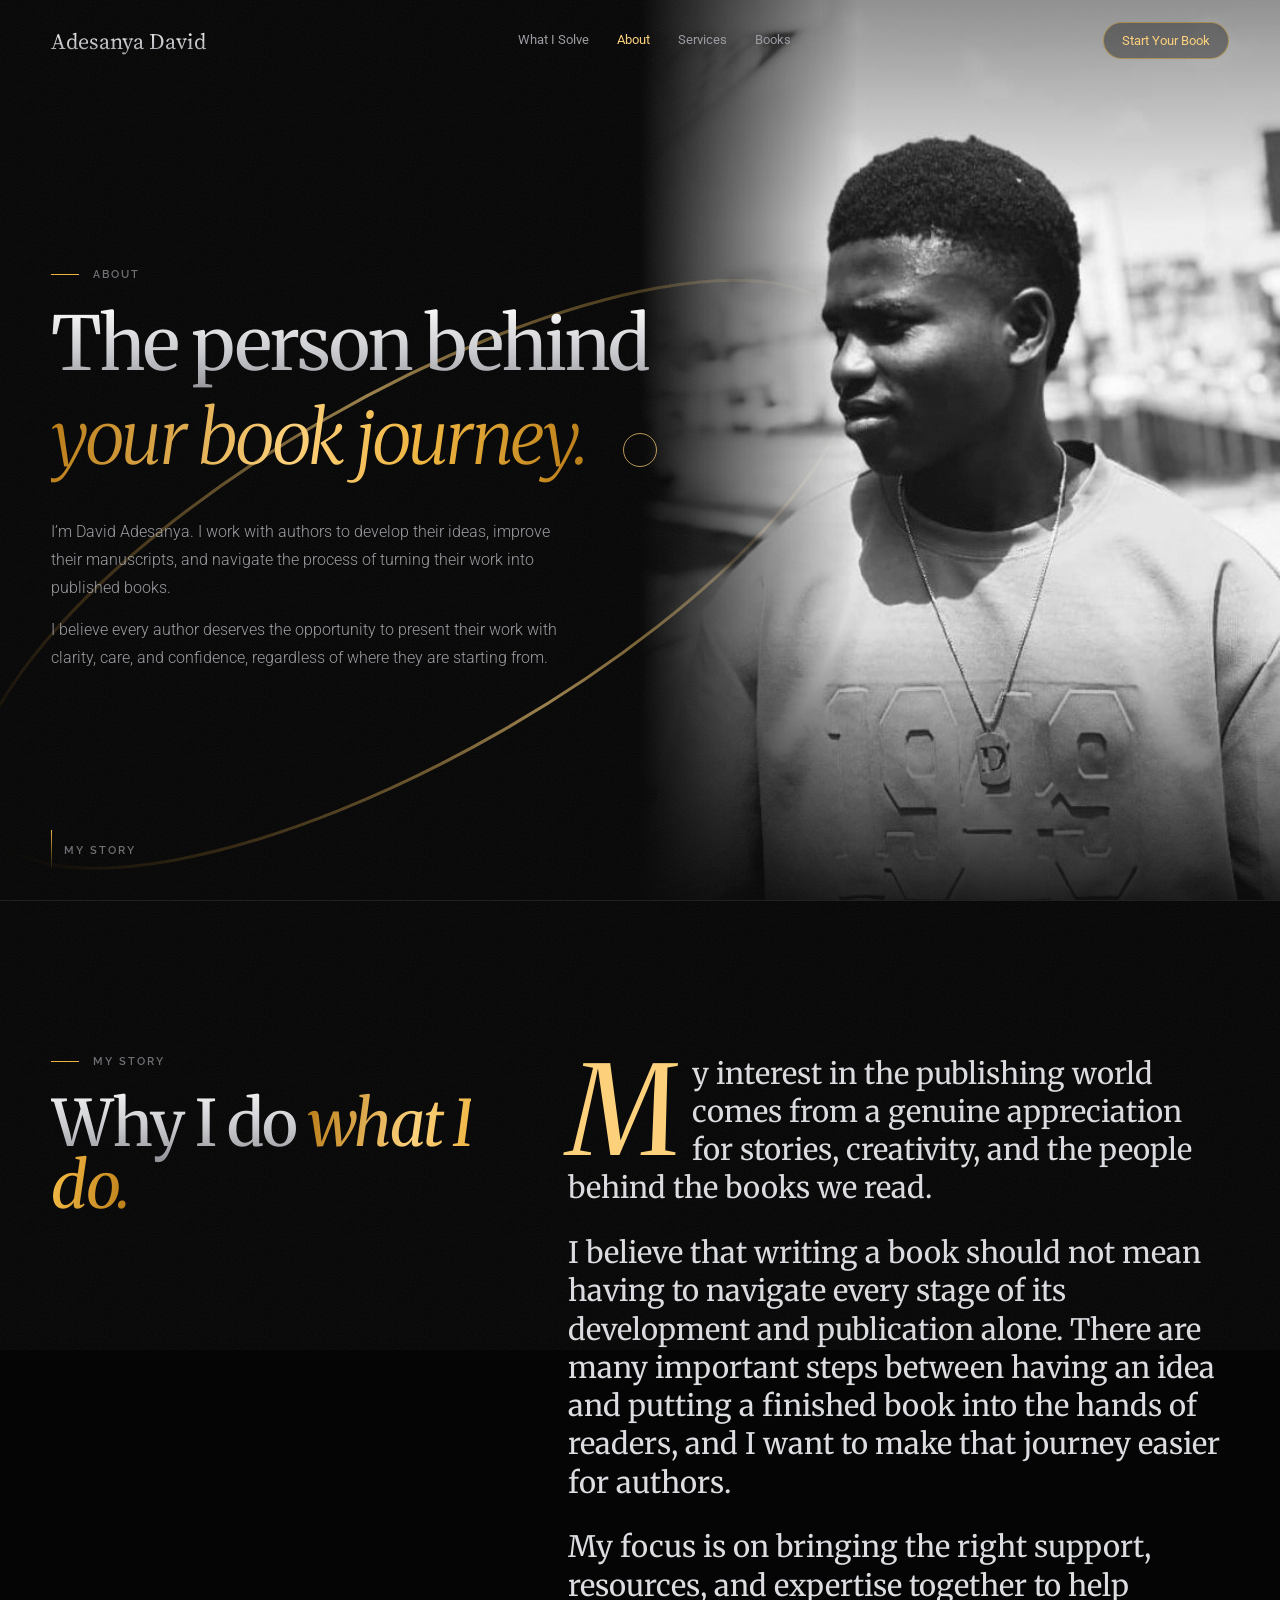
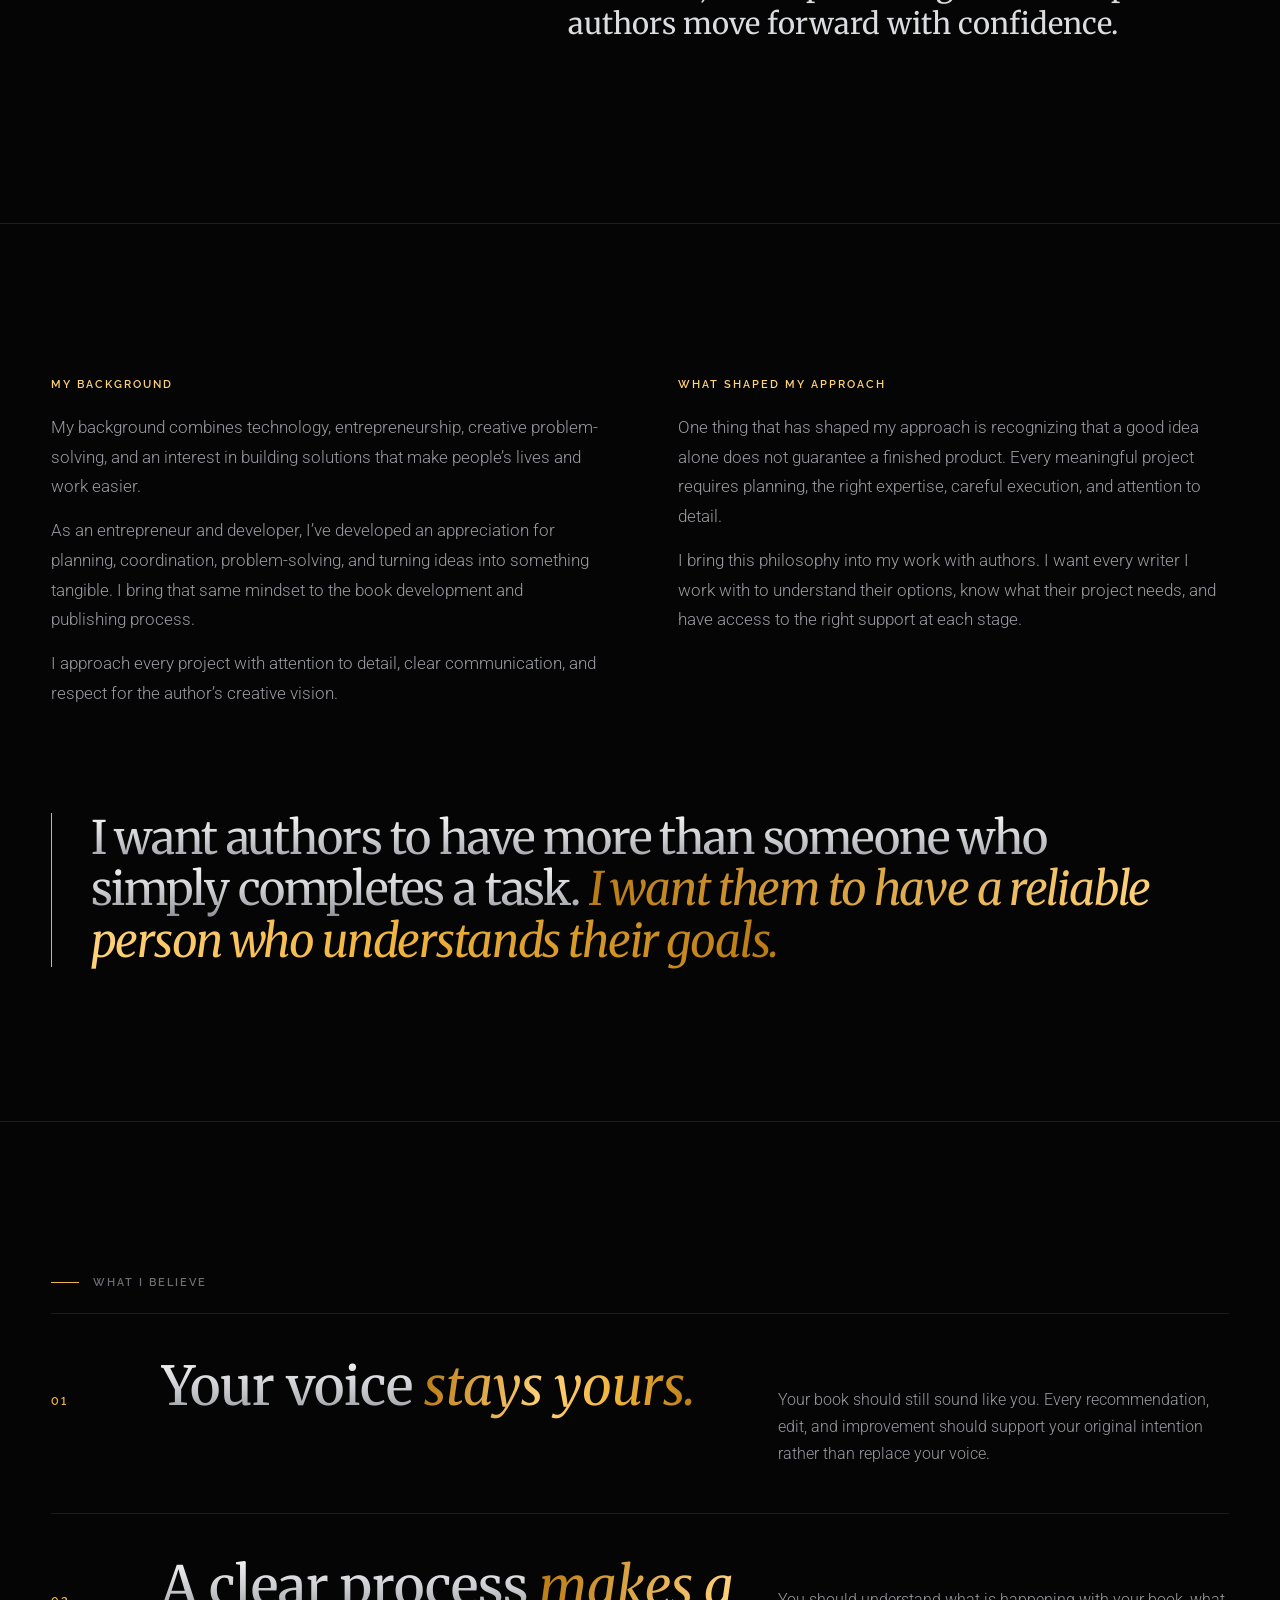
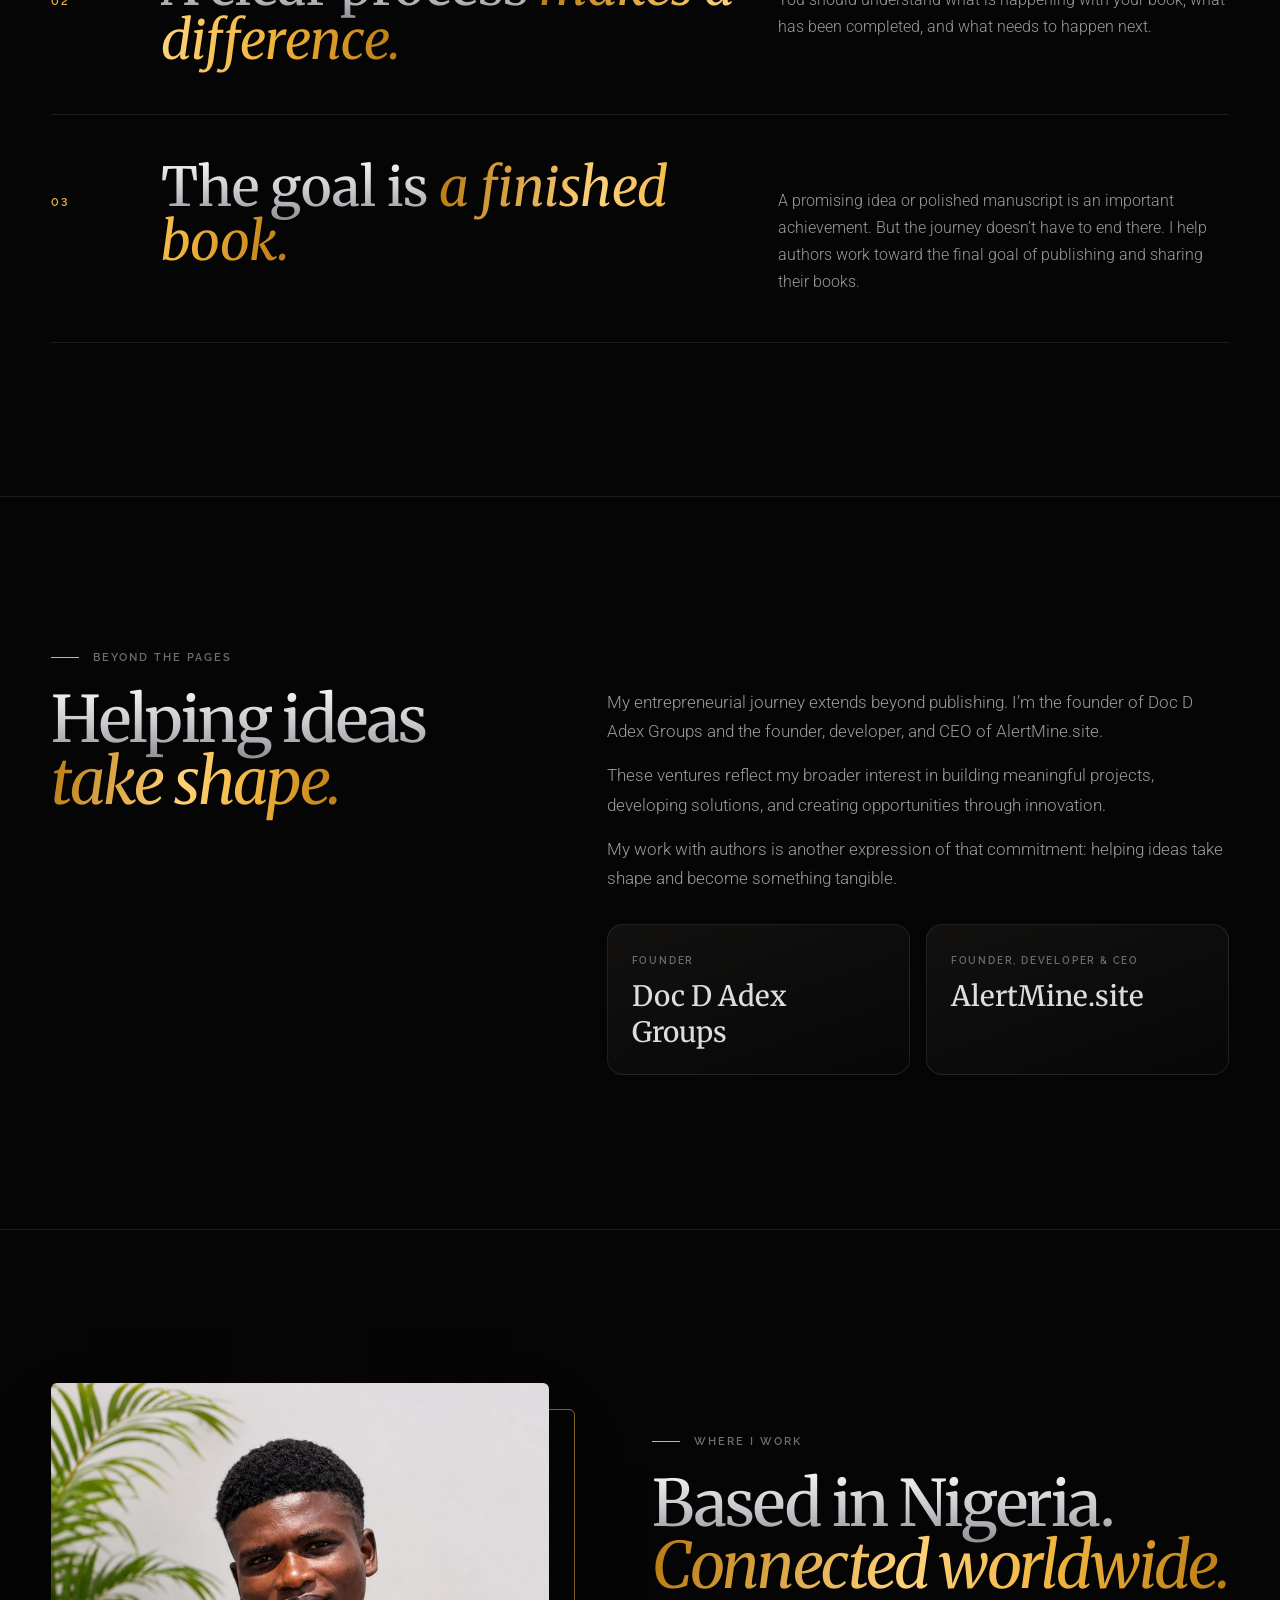
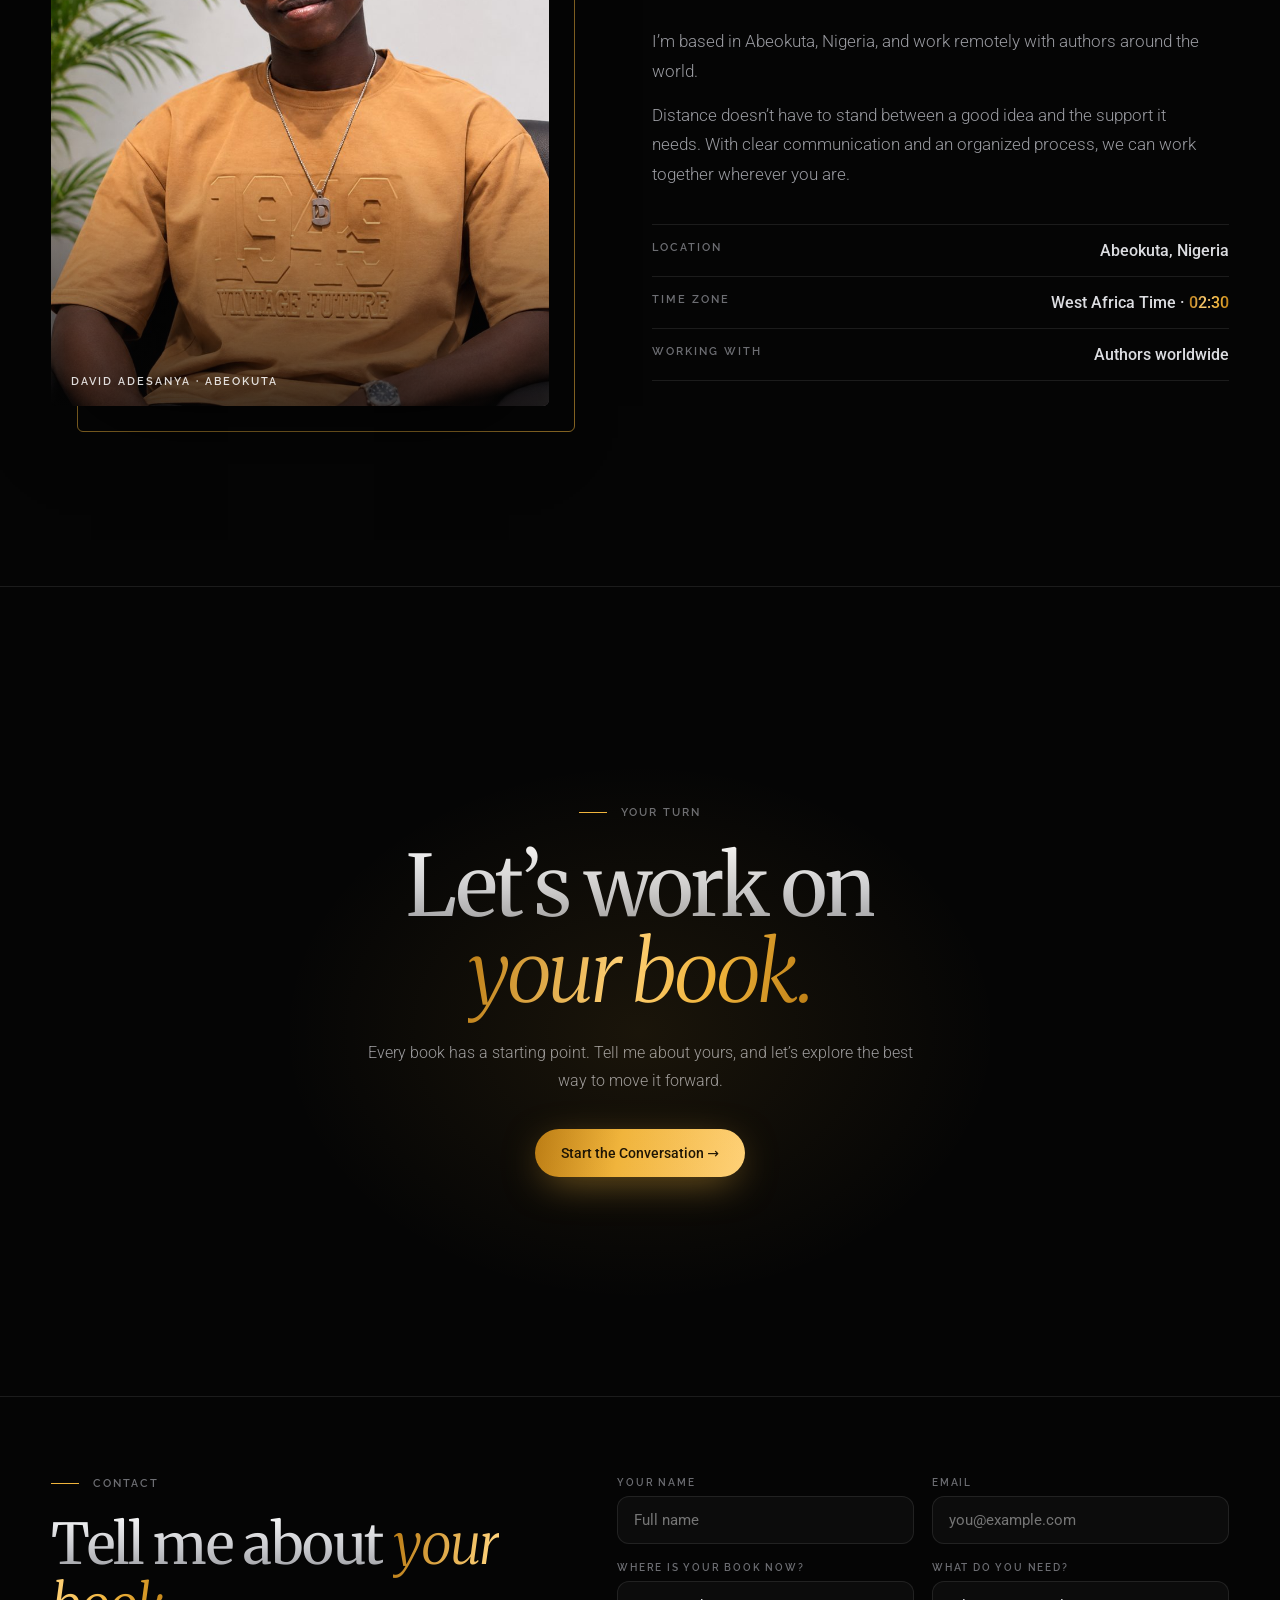
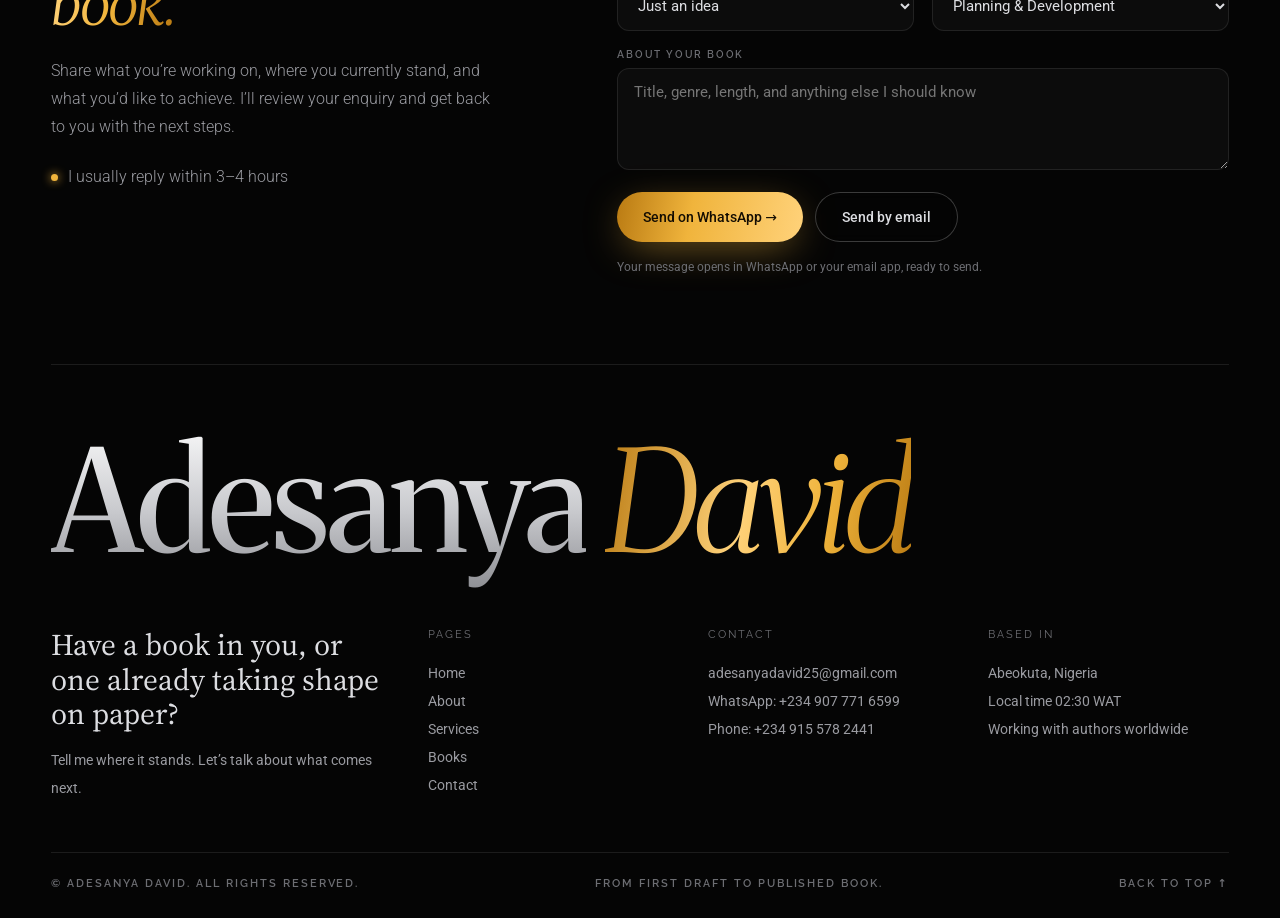
<file: about.html>
<!DOCTYPE html>
<html lang="en"><head><meta charset="utf-8"><meta name="viewport" content="width=device-width, initial-scale=1">
<title>About · Adesanya David</title>
<link rel="preconnect" href="https://fonts.googleapis.com">
<link href="https://fonts.googleapis.com/css2?family=Merriweather:ital,wght@0,300;0,400;0,700;1,300;1,400&family=Source+Serif+4:ital,opsz,wght@0,8..60,400;0,8..60,500;0,8..60,600;1,8..60,400;1,8..60,500&family=Roboto:wght@300;400;500&family=Raleway:wght@500;600&display=swap" rel="stylesheet">
<link rel="stylesheet" href="css/site.css"><style>
.phero .photo{filter:grayscale(1)}
.ph2{font-family:var(--serif);font-weight:500;font-size:clamp(40px,5vw,80px);line-height:.98}
.ph2 em{font-weight:400}
.st-grid{display:grid;grid-template-columns:1fr 1.5fr;gap:clamp(30px,6vw,100px)}
.st-text p{font-family:var(--serif);font-size:clamp(24px,2.3vw,36px);line-height:1.3;color:var(--silver)}
.st-text p{margin-bottom:.9em}
.two{display:grid;grid-template-columns:1fr 1fr;gap:clamp(30px,6vw,100px)}
.two .kk{display:block;color:var(--gold2);margin-bottom:22px}
.two p{color:var(--dim);font-size:17px;line-height:1.75;font-weight:300;margin-bottom:14px}
.pull{margin-top:90px;font-family:var(--serif);font-size:clamp(30px,3.6vw,56px);line-height:1.12;max-width:1100px;border-left:1px solid var(--gold);padding-left:clamp(20px,3vw,44px)}
.pull em{font-weight:400}
.by-grid{display:grid;grid-template-columns:1fr 1.3fr;gap:clamp(30px,6vw,100px)}
.by-p{color:var(--dim);font-size:17px;line-height:1.75;font-weight:300;margin-bottom:14px;max-width:620px}
.ventures{display:grid;grid-template-columns:1fr 1fr;gap:16px;margin-top:30px}
.ventures div{border:1px solid var(--line);border-radius:16px;padding:24px;background:linear-gradient(160deg,#121110,#070707)}
.ventures .mono{color:var(--mute);font-size:10px}
.ventures b{display:block;font-family:var(--serif);font-weight:500;font-size:28px;margin-top:10px}
@media (max-width:900px){.two,.by-grid,.ventures{grid-template-columns:1fr}}
.story-ph{border:1px dashed rgba(240,180,60,.4);border-radius:14px;padding:26px;margin-bottom:40px}
.story-ph p{font-family:var(--sans);font-size:15px;line-height:1.7;color:var(--dim);margin-top:14px}
.story-ph .draft{margin-left:0}
.dropcap::first-letter{float:left;font-size:4.2em;line-height:.8;padding:.06em .1em 0 0;color:var(--gold2);font-style:italic}
.val{display:grid;grid-template-columns:80px 1.3fr 1fr;align-items:baseline;gap:30px;padding:46px 0;border-top:1px solid var(--line);transition:padding .5s}
.val:last-child{border-bottom:1px solid var(--line)}
.val:hover{padding-left:24px}
.val .mono{color:var(--gold)}
.val h3{font-family:var(--serif);font-weight:500;font-size:clamp(32px,4.2vw,66px);line-height:1}
.val h3 em{font-weight:400}
.val p{color:var(--dim);line-height:1.7;font-weight:300}
.where-grid{display:grid;grid-template-columns:1fr 1.1fr;gap:clamp(30px,6vw,100px);align-items:center}
.where-ph{position:relative;aspect-ratio:4/5;margin:0 26px 26px 0}
.wp-frame{position:absolute;inset:26px -26px -26px 26px;border:1px solid rgba(240,180,60,.55);border-radius:6px;transition:transform .8s cubic-bezier(.2,.8,.2,1)}
.wp-img{position:absolute;inset:0;overflow:hidden;border-radius:6px;box-shadow:0 40px 90px -40px rgba(0,0,0,.9)}
.wp-img img{width:100%;height:100%;object-fit:cover;object-position:50% 22%;transform:scale(1.04);transition:transform 1.4s cubic-bezier(.2,.8,.2,1)}
.wp-img::after{content:"";position:absolute;inset:0;background:linear-gradient(180deg,transparent 60%,rgba(5,5,5,.75))}
.where-ph:hover .wp-img img{transform:scale(1)}
.where-ph:hover .wp-frame{transform:translate(-10px,-10px)}
.wp-tag{position:absolute;left:20px;bottom:18px;z-index:2;color:rgba(255,255,255,.85)}
.where-p{color:var(--dim);font-size:17px;line-height:1.75;font-weight:300;max-width:560px;margin-bottom:14px}
.facts{margin-top:34px;border-top:1px solid var(--line)}
.facts div{display:flex;justify-content:space-between;gap:20px;padding:16px 0;border-bottom:1px solid var(--line)}
.facts .mono{color:var(--mute)}.facts b{font-weight:500}
.end-p{color:var(--dim);max-width:560px;line-height:1.75;font-weight:300;margin:-10px auto 34px}
@media (max-width:900px){.st-grid,.where-grid{grid-template-columns:1fr}.val{grid-template-columns:1fr;gap:10px}}
</style>
</head><body id="top">
<header class="nav">
  <a class="brand silver" href="/" data-label="Home">Adesanya David</a>
  <nav class="nl"><a href="/" data-go="handover" class=""><span data-t="What I Solve">What I Solve</span></a><a href="/about" class="here"><span data-t="About">About</span></a><a href="/services" class=""><span data-t="Services">Services</span></a><a href="/books" class=""><span data-t="Books">Books</span></a></nav>
  <a class="ncta" href="#start">Start Your Book</a>
  <button class="burger" type="button">Menu</button>
</header>
<div class="mmenu"><a href="/">Home<span>00</span></a><a href="/" data-go="handover">What I Solve<span>01</span></a><a href="/about">About<span>02</span></a><a href="/services">Services<span>03</span></a><a href="/books">Books<span>04</span></a><a href="#contact">Contact<span>05</span></a></div>
<main>

<section class="phero has-photo">
  <div class="orbit"><svg viewBox="0 0 400 300" aria-hidden="true"><ellipse cx="200" cy="150" rx="195" ry="70" fill="none" stroke="url(#og)" stroke-width="1.2" transform="rotate(-16 200 150)"/><defs><linearGradient id="og" x1="0" x2="1"><stop offset="0" stop-color="#b97a12" stop-opacity="0"/><stop offset=".55" stop-color="#ffd27a"/><stop offset="1" stop-color="#f0b43c" stop-opacity=".1"/></linearGradient></defs></svg></div>
  <div class="photo"><img src="img/david-bw.jpg" alt="David Adesanya"></div>
  <div class="copy">
    <p class="eyebrow mono rv">About</p>
    <h1 class="split"><span class="ln"><span class="silver">The person behind</span></span><span class="ln"><span><em class="gold">your book journey.</em></span></span></h1>
    <p class="lead rv">I’m David Adesanya. I work with authors to develop their ideas, improve their manuscripts, and navigate the process of turning their work into published books.</p>
    <p class="lead rv" style="margin-top:14px">I believe every author deserves the opportunity to present their work with clarity, care, and confidence, regardless of where they are starting from.</p>
  </div>
  <span class="scrollcue mono"><i></i>My story</span>
</section>

<section class="blk story">
  <div class="st-grid">
    <div class="st-side"><p class="eyebrow mono rv">My story</p><h2 class="ph2 rv"><span class="silver">Why I do</span> <em class="gold">what I do.</em></h2></div>
    <div class="st-text">
      <p class="dropcap rv">My interest in the publishing world comes from a genuine appreciation for stories, creativity, and the people behind the books we read.</p>
      <p class="rv">I believe that writing a book should not mean having to navigate every stage of its development and publication alone. There are many important steps between having an idea and putting a finished book into the hands of readers, and I want to make that journey easier for authors.</p>
      <p class="rv">My focus is on bringing the right support, resources, and expertise together to help authors move forward with confidence.</p>
    </div>
  </div>
</section>

<section class="blk bg2">
  <div class="two">
    <div class="rv"><span class="mono kk">My background</span><p>My background combines technology, entrepreneurship, creative problem-solving, and an interest in building solutions that make people’s lives and work easier.</p><p>As an entrepreneur and developer, I’ve developed an appreciation for planning, coordination, problem-solving, and turning ideas into something tangible. I bring that same mindset to the book development and publishing process.</p><p>I approach every project with attention to detail, clear communication, and respect for the author’s creative vision.</p></div>
    <div class="rv"><span class="mono kk">What shaped my approach</span><p>One thing that has shaped my approach is recognizing that a good idea alone does not guarantee a finished product. Every meaningful project requires planning, the right expertise, careful execution, and attention to detail.</p><p>I bring this philosophy into my work with authors. I want every writer I work with to understand their options, know what their project needs, and have access to the right support at each stage.</p></div>
  </div>
  <blockquote class="pull rv"><span class="silver">I want authors to have more than someone who simply completes a task.</span> <em class="gold">I want them to have a reliable person who understands their goals.</em></blockquote>
</section>

<section class="blk vals">
  <p class="eyebrow mono rv">What I believe</p>
  <div class="val rv"><span class="mono">01</span><h3><span class="silver">Your voice</span> <em class="gold">stays yours.</em></h3><p>Your book should still sound like you. Every recommendation, edit, and improvement should support your original intention rather than replace your voice.</p></div>
  <div class="val rv"><span class="mono">02</span><h3><span class="silver">A clear process</span> <em class="gold">makes a difference.</em></h3><p>You should understand what is happening with your book, what has been completed, and what needs to happen next.</p></div>
  <div class="val rv"><span class="mono">03</span><h3><span class="silver">The goal is</span> <em class="gold">a finished book.</em></h3><p>A promising idea or polished manuscript is an important achievement. But the journey doesn’t have to end there. I help authors work toward the final goal of publishing and sharing their books.</p></div>
</section>

<section class="blk beyond">
  <p class="eyebrow mono rv">Beyond the pages</p>
  <div class="by-grid">
    <h2 class="ph2 rv"><span class="silver">Helping ideas</span> <em class="gold">take shape.</em></h2>
    <div>
      <p class="by-p rv">My entrepreneurial journey extends beyond publishing. I’m the founder of Doc D Adex Groups and the founder, developer, and CEO of AlertMine.site.</p>
      <p class="by-p rv">These ventures reflect my broader interest in building meaningful projects, developing solutions, and creating opportunities through innovation.</p>
      <p class="by-p rv">My work with authors is another expression of that commitment: helping ideas take shape and become something tangible.</p>
      <div class="ventures rv"><div><span class="mono">Founder</span><b>Doc D Adex Groups</b></div><div><span class="mono">Founder, Developer &amp; CEO</span><b>AlertMine.site</b></div></div>
    </div>
  </div>
</section>

<section class="blk where">
  <div class="where-grid">
    <div class="where-ph rv"><div class="wp-frame"></div><div class="wp-img"><img src="img/david-portrait.jpg" alt="David Adesanya"></div><span class="wp-tag mono">David Adesanya · Abeokuta</span></div>
    <div>
      <p class="eyebrow mono rv">Where I work</p>
      <h2 class="ph2 rv" style="margin-bottom:30px"><span class="silver">Based in Nigeria.</span> <em class="gold">Connected worldwide.</em></h2>
      <p class="where-p rv">I’m based in Abeokuta, Nigeria, and work remotely with authors around the world.</p>
      <p class="where-p rv">Distance doesn’t have to stand between a good idea and the support it needs. With clear communication and an organized process, we can work together wherever you are.</p>
      <div class="facts rv">
        <div><span class="mono">Location</span><b>Abeokuta, Nigeria</b></div>
        <div><span class="mono">Time zone</span><b>West Africa Time · <span class="gold" data-clock>--:--</span></b></div>
        <div><span class="mono">Working with</span><b>Authors worldwide</b></div>
      </div>
    </div>
  </div>
</section>
<section class="end" id="start">
  <p class="eyebrow mono rv">Your Turn</p>
  <h3 class="rv"><span class="silver">Let’s work on</span><br><em class="gold">your book.</em></h3>
  <p class="end-p rv">Every book has a starting point. Tell me about yours, and let’s explore the best way to move it forward.</p>
  <a class="btn rv" href="#contact">Start the Conversation →</a>
</section>
</main>
<footer class="foot" id="contact">
  <div class="cform-wrap">
    <div class="cform-l">
      <p class="eyebrow mono rv">Contact</p>
      <h3 class="cform-h rv"><span class="silver">Tell me about</span> <em class="gold">your book.</em></h3>
      <p class="rv">Share what you’re working on, where you currently stand, and what you’d like to achieve. I’ll review your enquiry and get back to you with the next steps.</p>
      <p class="reply rv"><span class="dot-live"></span>I usually reply within 3–4 hours</p>
    </div>
    <form class="cform rv" id="cform" onsubmit="return false">
      <label><span class="mono">Your name</span><input name="name" required placeholder="Full name"></label>
      <label><span class="mono">Email</span><input name="email" type="email" placeholder="you@example.com"></label>
      <label><span class="mono">Where is your book now?</span><select name="stage"><option>Just an idea</option><option>Notes or an outline</option><option>Unfinished manuscript</option><option>Finished draft</option><option>Ready to publish</option></select></label>
      <label><span class="mono">What do you need?</span><select name="need"><option>Planning & Development</option><option>Editing & Review</option><option>Cover Design & Illustration</option><option>Formatting & Production</option><option>Publishing & Distribution</option><option>Branding, Marketing & Launch</option><option>Not sure yet</option></select></label>
      <label class="full"><span class="mono">About your book</span><textarea name="msg" rows="4" placeholder="Title, genre, length, and anything else I should know"></textarea></label>
      <div class="full cform-send"><a class="btn" id="sendWa" href="https://wa.me/2349077716599" target="_blank" rel="noopener">Send on WhatsApp →</a><a class="btn btn-o" id="sendEm" href="mailto:adesanyadavid25@gmail.com" target="_blank" rel="noopener">Send by email</a></div>
      <p class="full cform-note">Your message opens in WhatsApp or your email app, ready to send.</p>
    </form>
  </div>
  <div class="foot-word rv"><span class="silver">Adesanya</span> <em class="gold">David</em></div>
  <div class="foot-grid">
    <div><p class="big">Have a book in you, or one already taking shape on paper?</p><p style="margin-top:14px">Tell me where it stands. Let’s talk about what comes next.</p></div>
    <div><h6>Pages</h6><a href="/">Home</a><a href="/about">About</a><a href="/services">Services</a><a href="/books">Books</a><a href="#contact">Contact</a></div>
    <div><h6>Contact</h6><a href="mailto:adesanyadavid25@gmail.com" target="_blank" rel="noopener">adesanyadavid25@gmail.com</a><a href="https://wa.me/2349077716599" target="_blank" rel="noopener">WhatsApp: +234 907 771 6599</a><a href="tel:+2349155782441">Phone: +234 915 578 2441</a></div>
    <div><h6>Based in</h6><p>Abeokuta, Nigeria</p><p>Local time <span data-clock>--:--</span> WAT</p><p>Working with authors worldwide</p></div>
  </div>
  <div class="foot-bot mono"><span>© Adesanya David. All rights reserved.</span><span>From First Draft to Published Book.</span><a href="#top">Back to top ↑</a></div>
</footer>
<script src="js/site.js"></script>
</body></html>
</file>
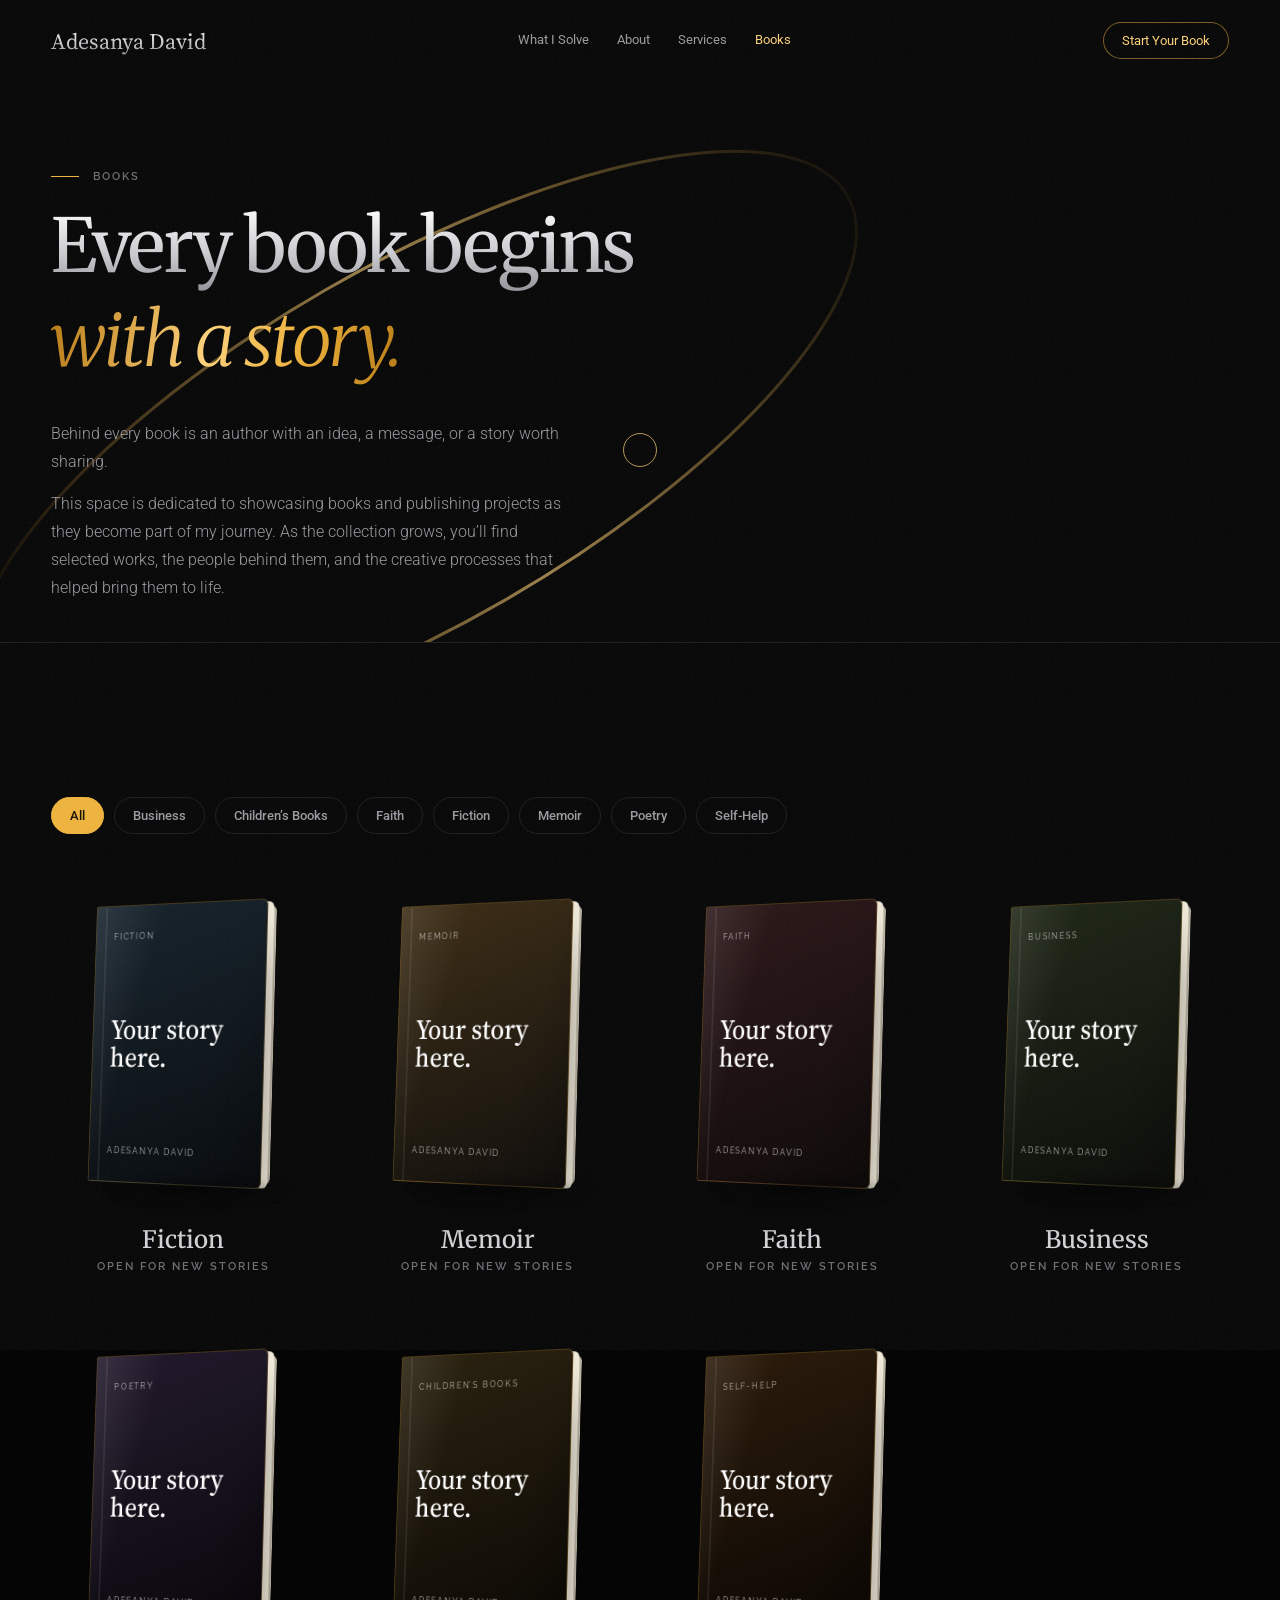
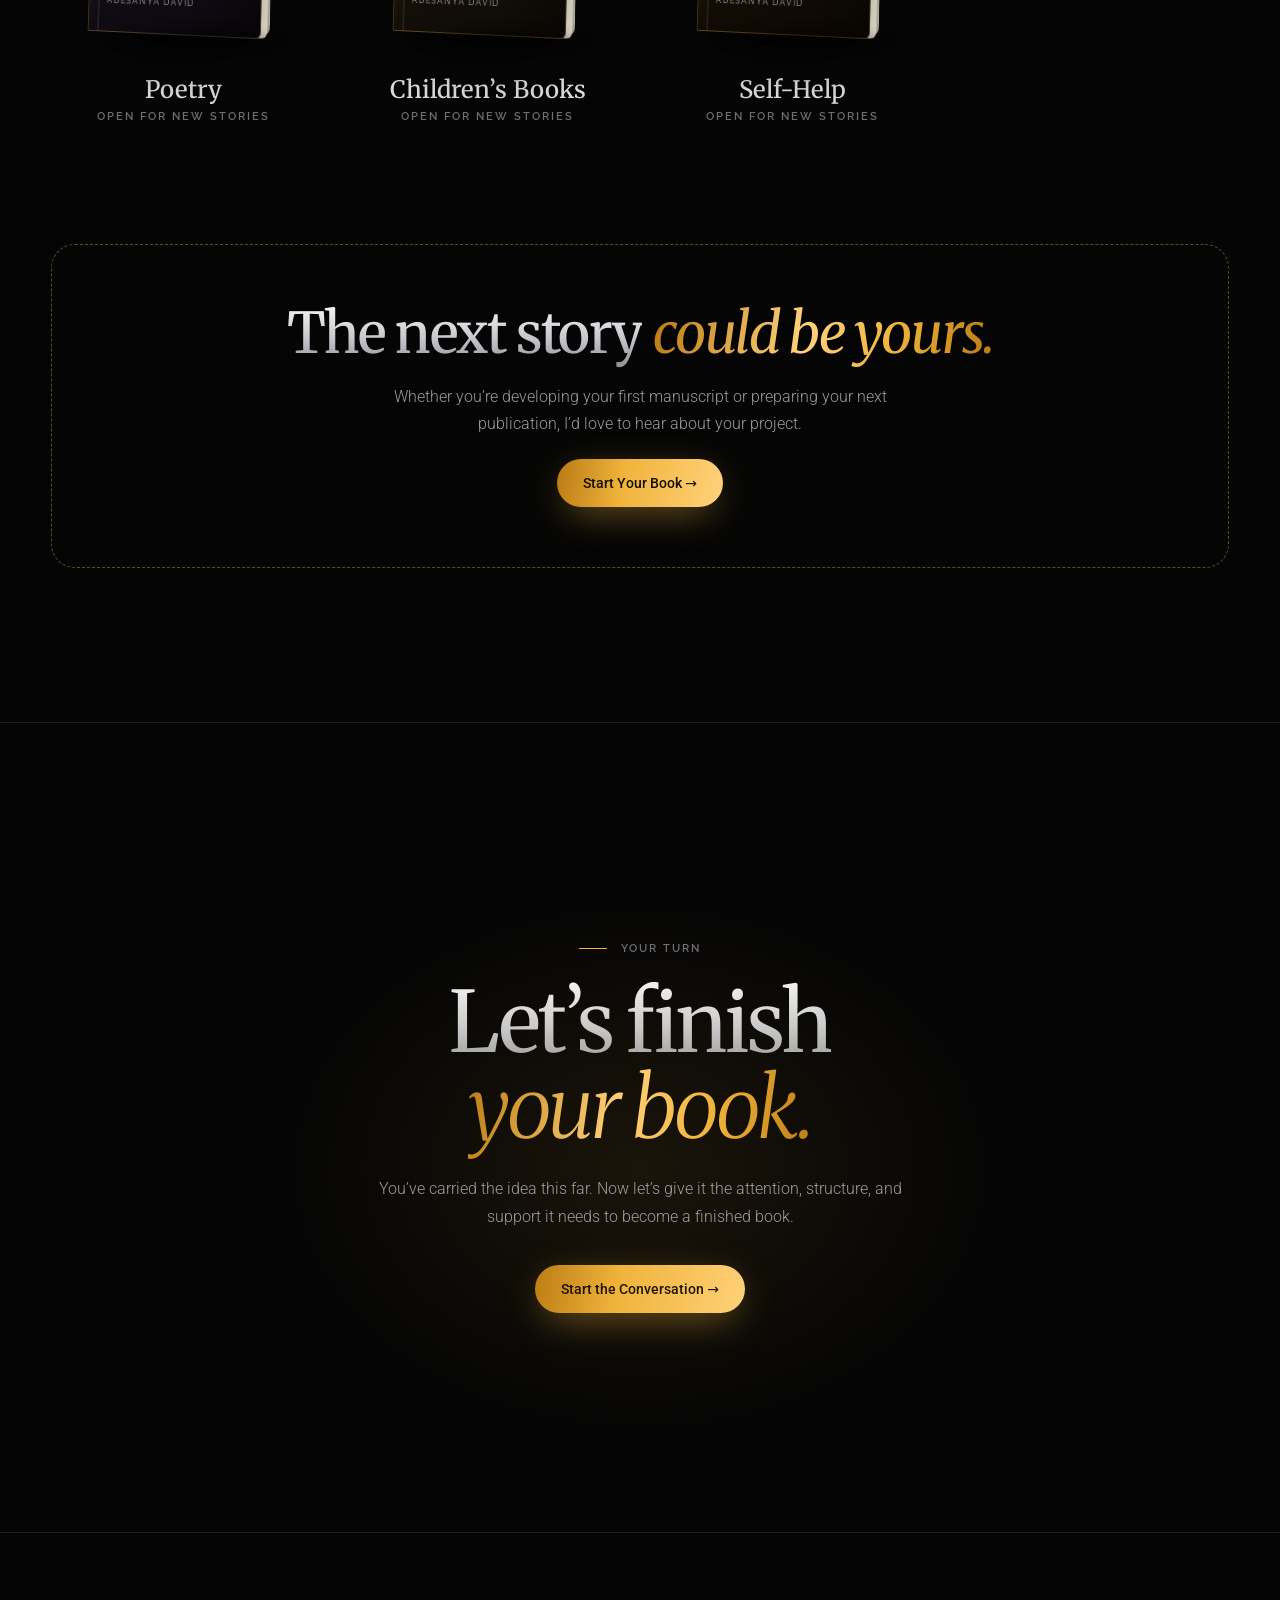
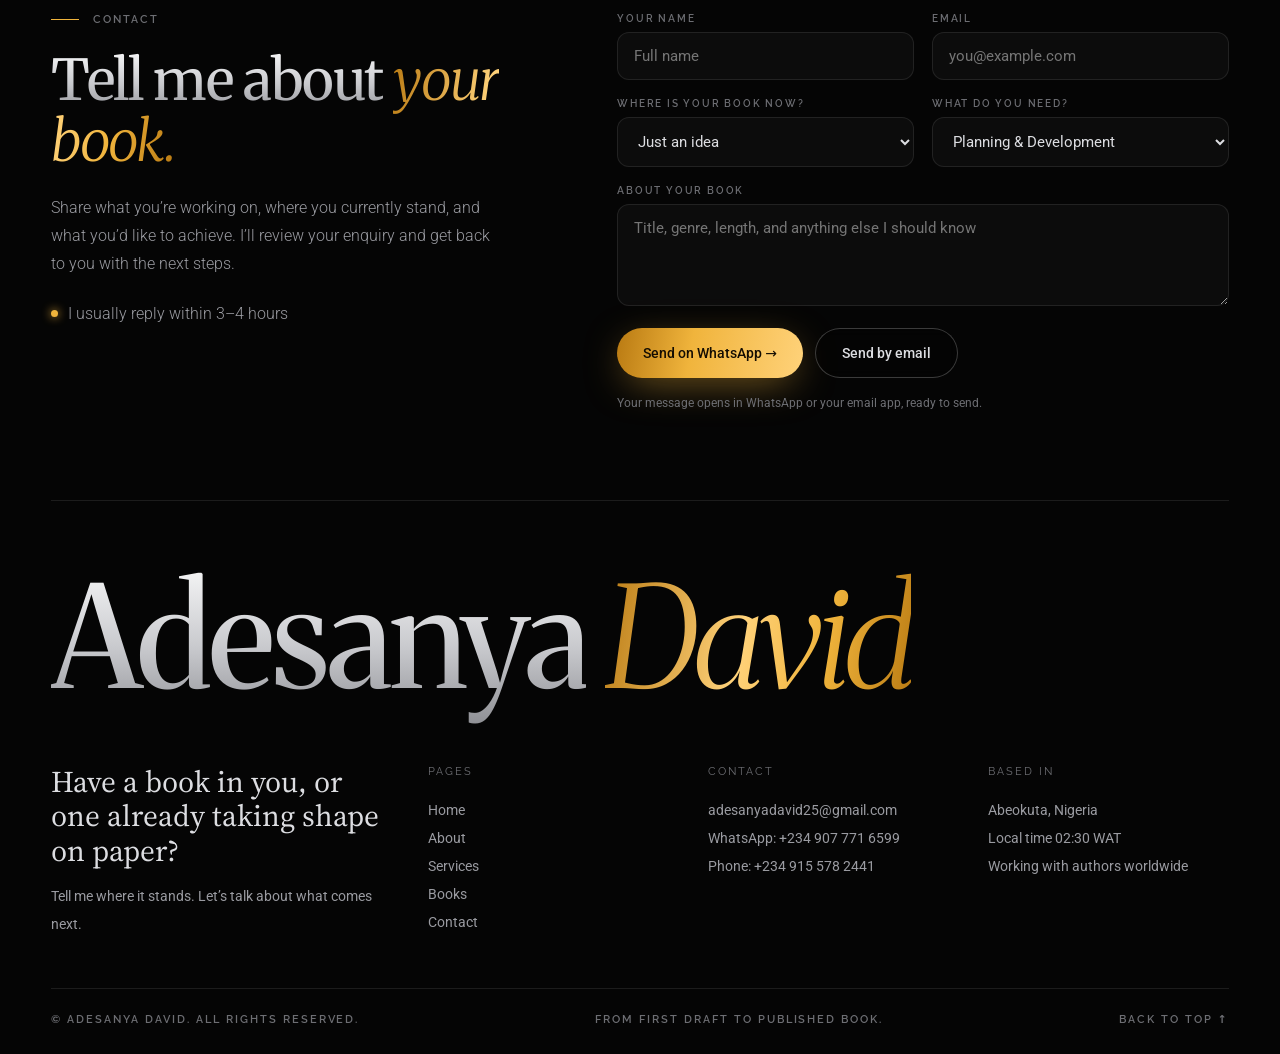
<file: books.html>
<!DOCTYPE html>
<html lang="en"><head><meta charset="utf-8"><meta name="viewport" content="width=device-width, initial-scale=1">
<title>Books · Adesanya David</title>
<link rel="preconnect" href="https://fonts.googleapis.com">
<link href="https://fonts.googleapis.com/css2?family=Merriweather:ital,wght@0,300;0,400;0,700;1,300;1,400&family=Source+Serif+4:ital,opsz,wght@0,8..60,400;0,8..60,500;0,8..60,600;1,8..60,400;1,8..60,500&family=Roboto:wght@300;400;500&family=Raleway:wght@500;600&display=swap" rel="stylesheet">
<link rel="stylesheet" href="css/site.css"><style>
.bkhero{min-height:auto;padding-top:170px;padding-bottom:40px}
.lib{padding-top:60px}
.chips{display:flex;flex-wrap:wrap;gap:10px;margin-bottom:70px}
.chip{background:none;border:1px solid var(--line);color:var(--dim);padding:10px 18px;border-radius:999px;font:500 13px var(--sans);cursor:pointer;transition:.3s}
.chip:hover{border-color:rgba(240,180,60,.5);color:var(--silver)}
.chip.on{background:var(--gold);border-color:var(--gold);color:#140d02}
.bgrid{display:grid;grid-template-columns:repeat(auto-fill,minmax(220px,1fr));gap:80px 40px}
.cell{display:flex;flex-direction:column;align-items:center;gap:40px;transition:opacity .5s,transform .5s}
.cell.off{opacity:.08;transform:scale(.94);pointer-events:none}
.meta{text-align:center}.meta b{display:block;font-family:var(--serif);font-weight:500;font-size:24px}.meta .mono{color:var(--mute)}
.empty{margin-top:120px;padding:60px;border:1px dashed rgba(240,180,60,.4);border-radius:24px;text-align:center;display:flex;flex-direction:column;align-items:center;gap:22px}
.ph3{font-family:var(--serif);font-weight:500;font-size:clamp(36px,4.4vw,70px);line-height:1}.ph3 em{font-weight:400}
.empty p{color:var(--dim);max-width:520px;line-height:1.7;font-weight:300}
.end-p{color:var(--dim);max-width:560px;line-height:1.75;font-weight:300;margin:-10px auto 34px}
</style>
</head><body id="top">
<header class="nav">
  <a class="brand silver" href="/" data-label="Home">Adesanya David</a>
  <nav class="nl"><a href="/" data-go="handover" class=""><span data-t="What I Solve">What I Solve</span></a><a href="/about" class=""><span data-t="About">About</span></a><a href="/services" class=""><span data-t="Services">Services</span></a><a href="/books" class="here"><span data-t="Books">Books</span></a></nav>
  <a class="ncta" href="#start">Start Your Book</a>
  <button class="burger" type="button">Menu</button>
</header>
<div class="mmenu"><a href="/">Home<span>00</span></a><a href="/" data-go="handover">What I Solve<span>01</span></a><a href="/about">About<span>02</span></a><a href="/services">Services<span>03</span></a><a href="/books">Books<span>04</span></a><a href="#contact">Contact<span>05</span></a></div>
<main>

<section class="phero bkhero">
  <div class="orbit"><svg viewBox="0 0 400 300" aria-hidden="true"><ellipse cx="200" cy="150" rx="195" ry="70" fill="none" stroke="url(#og)" stroke-width="1.2" transform="rotate(-16 200 150)"/><defs><linearGradient id="og" x1="0" x2="1"><stop offset="0" stop-color="#b97a12" stop-opacity="0"/><stop offset=".55" stop-color="#ffd27a"/><stop offset="1" stop-color="#f0b43c" stop-opacity=".1"/></linearGradient></defs></svg></div>
  <div class="copy" style="max-width:min(980px,100%)">
    <p class="eyebrow mono rv">Books</p>
    <h1 class="split"><span class="ln"><span class="silver">Every book begins</span></span><span class="ln"><span><em class="gold">with a story.</em></span></span></h1>
    <p class="lead rv">Behind every book is an author with an idea, a message, or a story worth sharing.</p>
    <p class="lead rv" style="margin-top:14px">This space is dedicated to showcasing books and publishing projects as they become part of my journey. As the collection grows, you’ll find selected works, the people behind them, and the creative processes that helped bring them to life.</p>
  </div>
</section>
<section class="blk lib">
  <div class="chips rv"><button class="chip on" data-g="All">All</button><button class="chip" data-g="Business">Business</button><button class="chip" data-g="Children’s Books">Children’s Books</button><button class="chip" data-g="Faith">Faith</button><button class="chip" data-g="Fiction">Fiction</button><button class="chip" data-g="Memoir">Memoir</button><button class="chip" data-g="Poetry">Poetry</button><button class="chip" data-g="Self-Help">Self-Help</button></div>
  <div class="bgrid"><div class="cell" data-g="Fiction"><div class="bk" data-genre="Fiction"><div class="bk-in">
  <div class="bk-face bk-pages"></div><div class="bk-face bk-page"><i style="width:92%"></i><i style="width:80%"></i><i style="width:88%"></i><i style="width:70%"></i><i style="width:90%"></i><i style="width:60%"></i><i style="width:84%"></i><i style="width:40%"></i></div>
  <div class="bk-face bk-spine" style="background:linear-gradient(90deg,#05080b,#13202a)"></div>
  <div class="bk-face bk-cover" style="background:linear-gradient(160deg,#13202a,#05080b)"><span>FICTION</span><b>Your story<br>here.</b><span>ADESANYA DAVID</span></div>
  </div><div class="bk-shadow"></div></div><div class="meta"><b>Fiction</b><span class="mono">Open for new stories</span></div></div><div class="cell" data-g="Memoir"><div class="bk" data-genre="Memoir"><div class="bk-in">
  <div class="bk-face bk-pages"></div><div class="bk-face bk-page"><i style="width:92%"></i><i style="width:80%"></i><i style="width:88%"></i><i style="width:70%"></i><i style="width:90%"></i><i style="width:60%"></i><i style="width:84%"></i><i style="width:40%"></i></div>
  <div class="bk-face bk-spine" style="background:linear-gradient(90deg,#0d0b08,#3a2a12)"></div>
  <div class="bk-face bk-cover" style="background:linear-gradient(160deg,#3a2a12,#0d0b08)"><span>MEMOIR</span><b>Your story<br>here.</b><span>ADESANYA DAVID</span></div>
  </div><div class="bk-shadow"></div></div><div class="meta"><b>Memoir</b><span class="mono">Open for new stories</span></div></div><div class="cell" data-g="Faith"><div class="bk" data-genre="Faith"><div class="bk-in">
  <div class="bk-face bk-pages"></div><div class="bk-face bk-page"><i style="width:92%"></i><i style="width:80%"></i><i style="width:88%"></i><i style="width:70%"></i><i style="width:90%"></i><i style="width:60%"></i><i style="width:84%"></i><i style="width:40%"></i></div>
  <div class="bk-face bk-spine" style="background:linear-gradient(90deg,#0b0606,#2a1416)"></div>
  <div class="bk-face bk-cover" style="background:linear-gradient(160deg,#2a1416,#0b0606)"><span>FAITH</span><b>Your story<br>here.</b><span>ADESANYA DAVID</span></div>
  </div><div class="bk-shadow"></div></div><div class="meta"><b>Faith</b><span class="mono">Open for new stories</span></div></div><div class="cell" data-g="Business"><div class="bk" data-genre="Business"><div class="bk-in">
  <div class="bk-face bk-pages"></div><div class="bk-face bk-page"><i style="width:92%"></i><i style="width:80%"></i><i style="width:88%"></i><i style="width:70%"></i><i style="width:90%"></i><i style="width:60%"></i><i style="width:84%"></i><i style="width:40%"></i></div>
  <div class="bk-face bk-spine" style="background:linear-gradient(90deg,#080a06,#1c2414)"></div>
  <div class="bk-face bk-cover" style="background:linear-gradient(160deg,#1c2414,#080a06)"><span>BUSINESS</span><b>Your story<br>here.</b><span>ADESANYA DAVID</span></div>
  </div><div class="bk-shadow"></div></div><div class="meta"><b>Business</b><span class="mono">Open for new stories</span></div></div><div class="cell" data-g="Poetry"><div class="bk" data-genre="Poetry"><div class="bk-in">
  <div class="bk-face bk-pages"></div><div class="bk-face bk-page"><i style="width:92%"></i><i style="width:80%"></i><i style="width:88%"></i><i style="width:70%"></i><i style="width:90%"></i><i style="width:60%"></i><i style="width:84%"></i><i style="width:40%"></i></div>
  <div class="bk-face bk-spine" style="background:linear-gradient(90deg,#09070c,#231a2c)"></div>
  <div class="bk-face bk-cover" style="background:linear-gradient(160deg,#231a2c,#09070c)"><span>POETRY</span><b>Your story<br>here.</b><span>ADESANYA DAVID</span></div>
  </div><div class="bk-shadow"></div></div><div class="meta"><b>Poetry</b><span class="mono">Open for new stories</span></div></div><div class="cell" data-g="Children’s Books"><div class="bk" data-genre="Children’s Books"><div class="bk-in">
  <div class="bk-face bk-pages"></div><div class="bk-face bk-page"><i style="width:92%"></i><i style="width:80%"></i><i style="width:88%"></i><i style="width:70%"></i><i style="width:90%"></i><i style="width:60%"></i><i style="width:84%"></i><i style="width:40%"></i></div>
  <div class="bk-face bk-spine" style="background:linear-gradient(90deg,#0c0905,#2b2210)"></div>
  <div class="bk-face bk-cover" style="background:linear-gradient(160deg,#2b2210,#0c0905)"><span>CHILDREN’S BOOKS</span><b>Your story<br>here.</b><span>ADESANYA DAVID</span></div>
  </div><div class="bk-shadow"></div></div><div class="meta"><b>Children’s Books</b><span class="mono">Open for new stories</span></div></div><div class="cell" data-g="Self-Help"><div class="bk" data-genre="Self-Help"><div class="bk-in">
  <div class="bk-face bk-pages"></div><div class="bk-face bk-page"><i style="width:92%"></i><i style="width:80%"></i><i style="width:88%"></i><i style="width:70%"></i><i style="width:90%"></i><i style="width:60%"></i><i style="width:84%"></i><i style="width:40%"></i></div>
  <div class="bk-face bk-spine" style="background:linear-gradient(90deg,#0b0703,#2c1c0c)"></div>
  <div class="bk-face bk-cover" style="background:linear-gradient(160deg,#2c1c0c,#0b0703)"><span>SELF-HELP</span><b>Your story<br>here.</b><span>ADESANYA DAVID</span></div>
  </div><div class="bk-shadow"></div></div><div class="meta"><b>Self-Help</b><span class="mono">Open for new stories</span></div></div></div>
  <div class="empty rv"><h3 class="ph3"><span class="silver">The next story</span> <em class="gold">could be yours.</em></h3><p>Whether you’re developing your first manuscript or preparing your next publication, I’d love to hear about your project.</p><a class="btn" href="#contact">Start Your Book →</a></div>
</section>
<section class="end" id="start">
  <p class="eyebrow mono rv">Your Turn</p>
  <h3 class="rv"><span class="silver">Let’s finish</span><br><em class="gold">your book.</em></h3>
  <p class="end-p rv">You’ve carried the idea this far. Now let’s give it the attention, structure, and support it needs to become a finished book.</p>
  <a class="btn rv" href="#contact">Start the Conversation →</a>
</section>
</main>
<footer class="foot" id="contact">
  <div class="cform-wrap">
    <div class="cform-l">
      <p class="eyebrow mono rv">Contact</p>
      <h3 class="cform-h rv"><span class="silver">Tell me about</span> <em class="gold">your book.</em></h3>
      <p class="rv">Share what you’re working on, where you currently stand, and what you’d like to achieve. I’ll review your enquiry and get back to you with the next steps.</p>
      <p class="reply rv"><span class="dot-live"></span>I usually reply within 3–4 hours</p>
    </div>
    <form class="cform rv" id="cform" onsubmit="return false">
      <label><span class="mono">Your name</span><input name="name" required placeholder="Full name"></label>
      <label><span class="mono">Email</span><input name="email" type="email" placeholder="you@example.com"></label>
      <label><span class="mono">Where is your book now?</span><select name="stage"><option>Just an idea</option><option>Notes or an outline</option><option>Unfinished manuscript</option><option>Finished draft</option><option>Ready to publish</option></select></label>
      <label><span class="mono">What do you need?</span><select name="need"><option>Planning & Development</option><option>Editing & Review</option><option>Cover Design & Illustration</option><option>Formatting & Production</option><option>Publishing & Distribution</option><option>Branding, Marketing & Launch</option><option>Not sure yet</option></select></label>
      <label class="full"><span class="mono">About your book</span><textarea name="msg" rows="4" placeholder="Title, genre, length, and anything else I should know"></textarea></label>
      <div class="full cform-send"><a class="btn" id="sendWa" href="https://wa.me/2349077716599" target="_blank" rel="noopener">Send on WhatsApp →</a><a class="btn btn-o" id="sendEm" href="mailto:adesanyadavid25@gmail.com" target="_blank" rel="noopener">Send by email</a></div>
      <p class="full cform-note">Your message opens in WhatsApp or your email app, ready to send.</p>
    </form>
  </div>
  <div class="foot-word rv"><span class="silver">Adesanya</span> <em class="gold">David</em></div>
  <div class="foot-grid">
    <div><p class="big">Have a book in you, or one already taking shape on paper?</p><p style="margin-top:14px">Tell me where it stands. Let’s talk about what comes next.</p></div>
    <div><h6>Pages</h6><a href="/">Home</a><a href="/about">About</a><a href="/services">Services</a><a href="/books">Books</a><a href="#contact">Contact</a></div>
    <div><h6>Contact</h6><a href="mailto:adesanyadavid25@gmail.com" target="_blank" rel="noopener">adesanyadavid25@gmail.com</a><a href="https://wa.me/2349077716599" target="_blank" rel="noopener">WhatsApp: +234 907 771 6599</a><a href="tel:+2349155782441">Phone: +234 915 578 2441</a></div>
    <div><h6>Based in</h6><p>Abeokuta, Nigeria</p><p>Local time <span data-clock>--:--</span> WAT</p><p>Working with authors worldwide</p></div>
  </div>
  <div class="foot-bot mono"><span>© Adesanya David. All rights reserved.</span><span>From First Draft to Published Book.</span><a href="#top">Back to top ↑</a></div>
</footer>
<script src="js/site.js"></script><script>
document.querySelectorAll('.chip').forEach(c=>c.onclick=()=>{document.querySelectorAll('.chip').forEach(x=>x.classList.toggle('on',x===c));const g=c.dataset.g;
document.querySelectorAll('.cell').forEach(el=>el.classList.toggle('off',!(g==='All'||el.dataset.g===g)))});
</script>
</body></html>
</file>
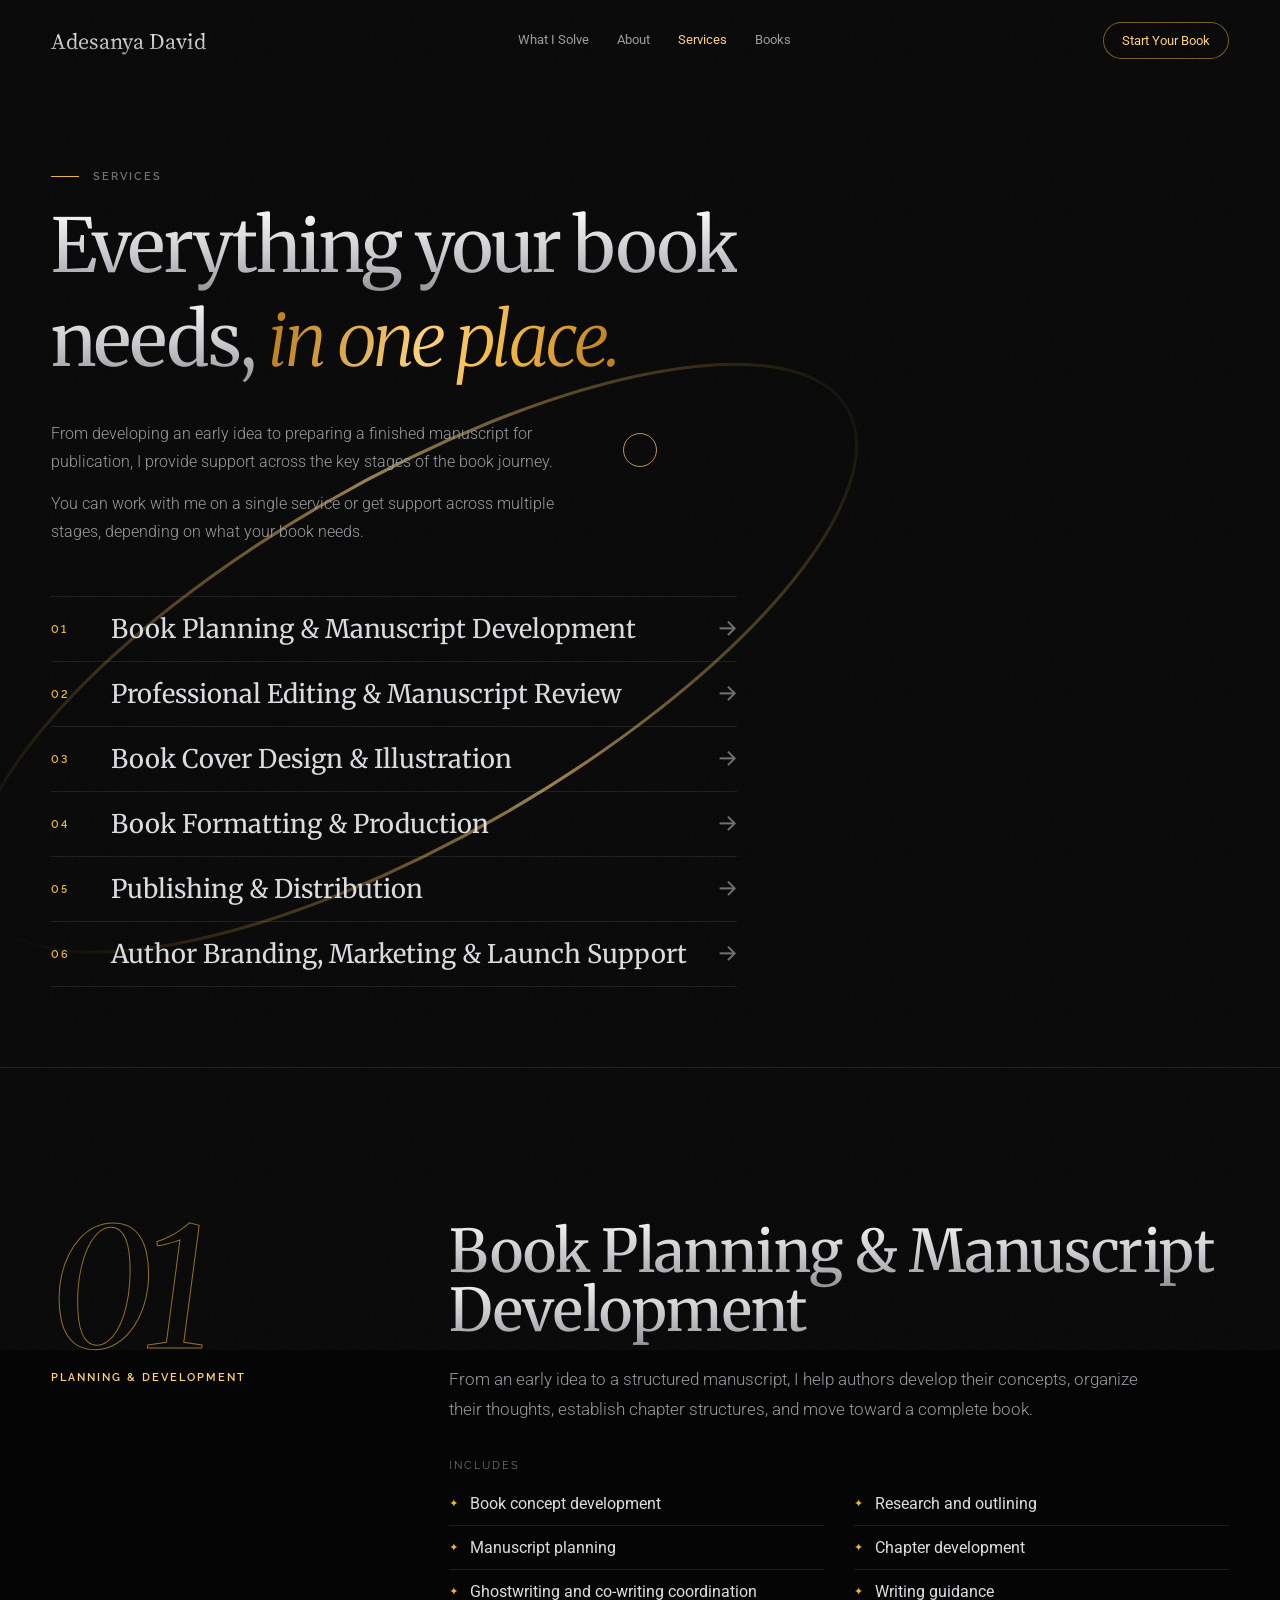
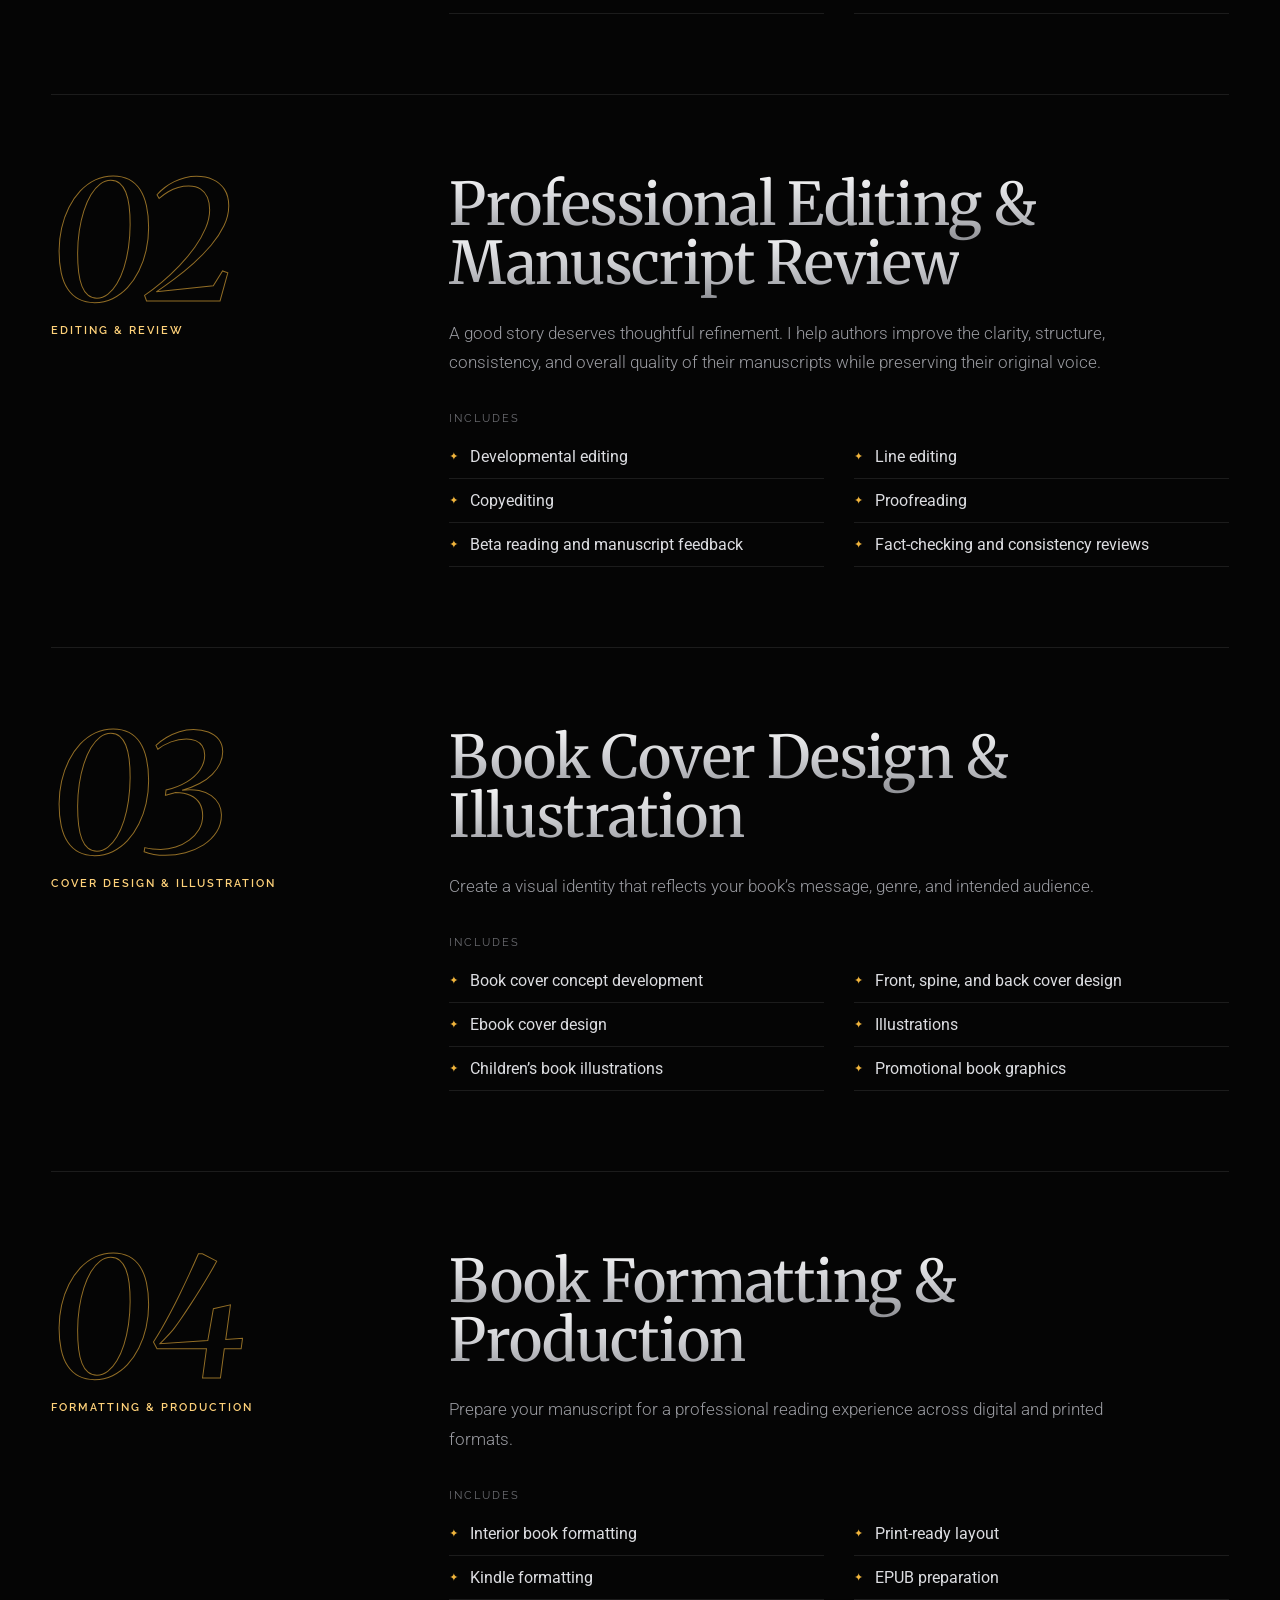
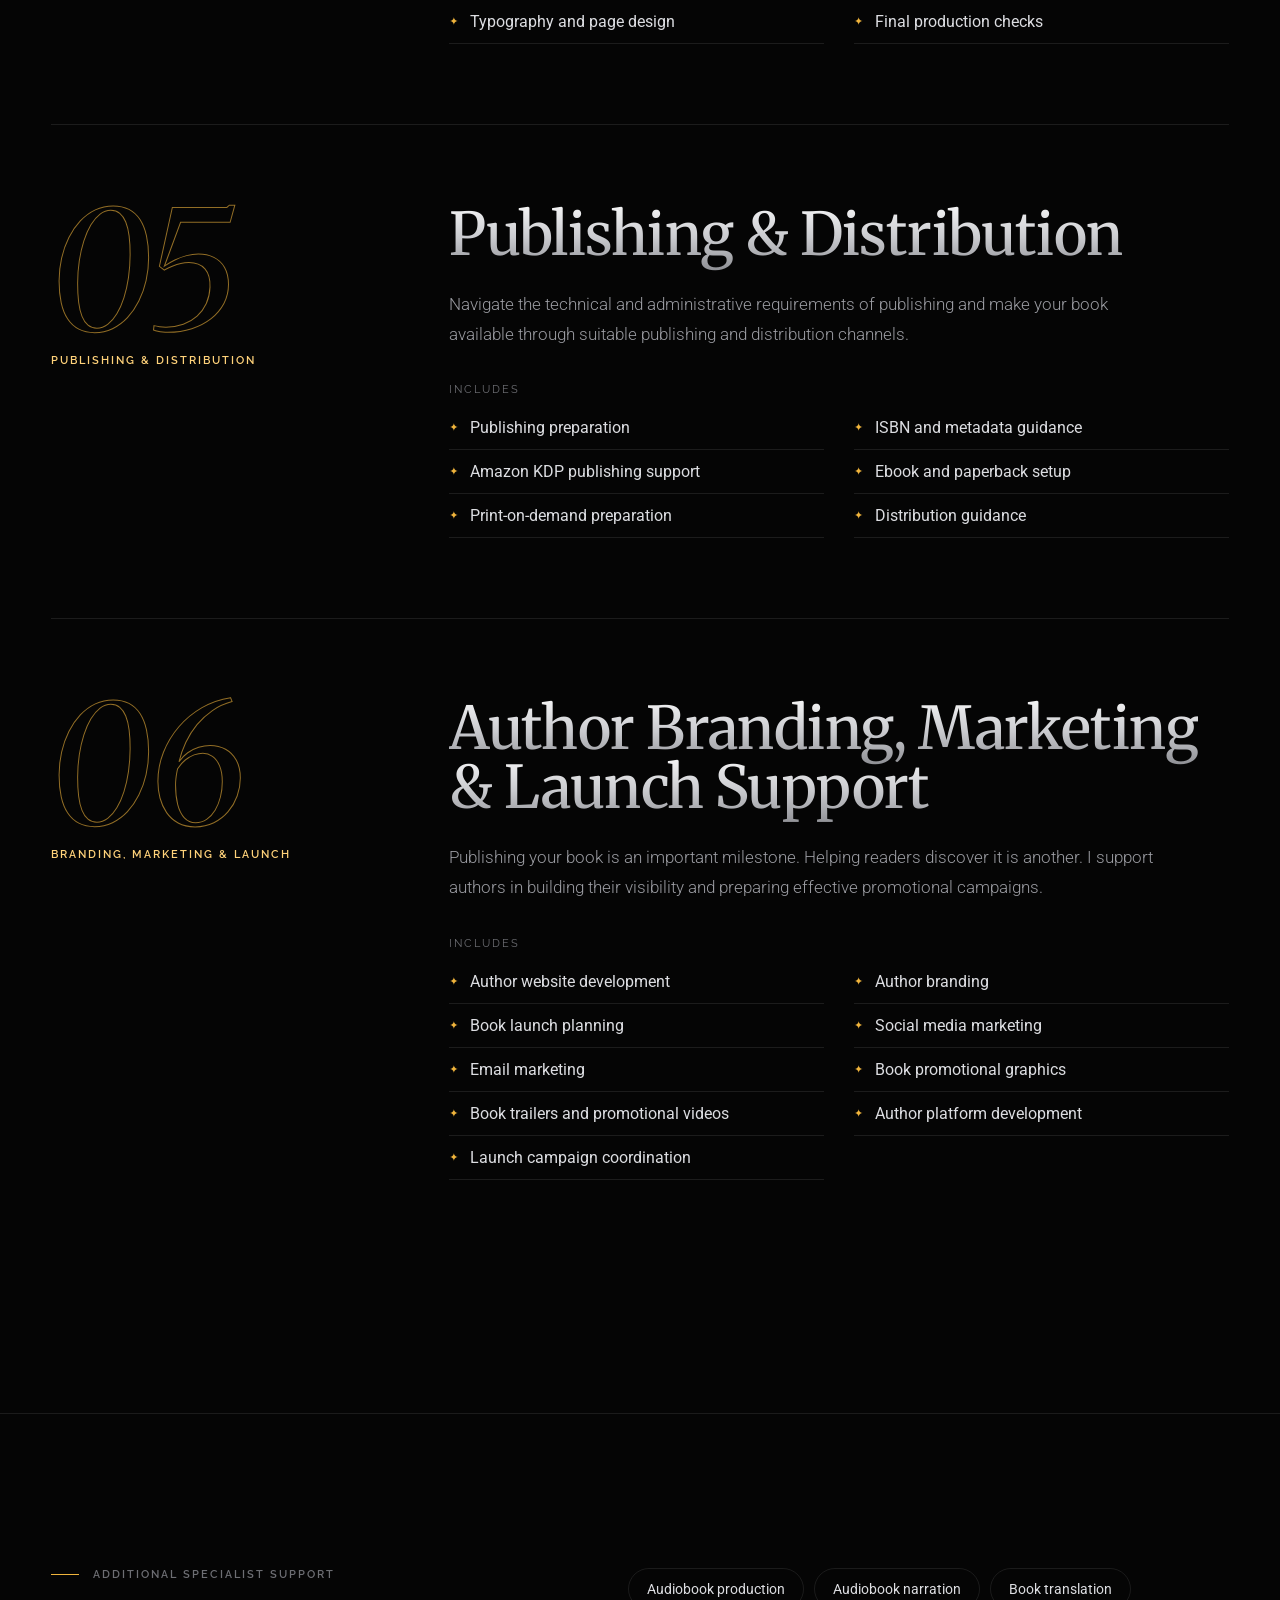
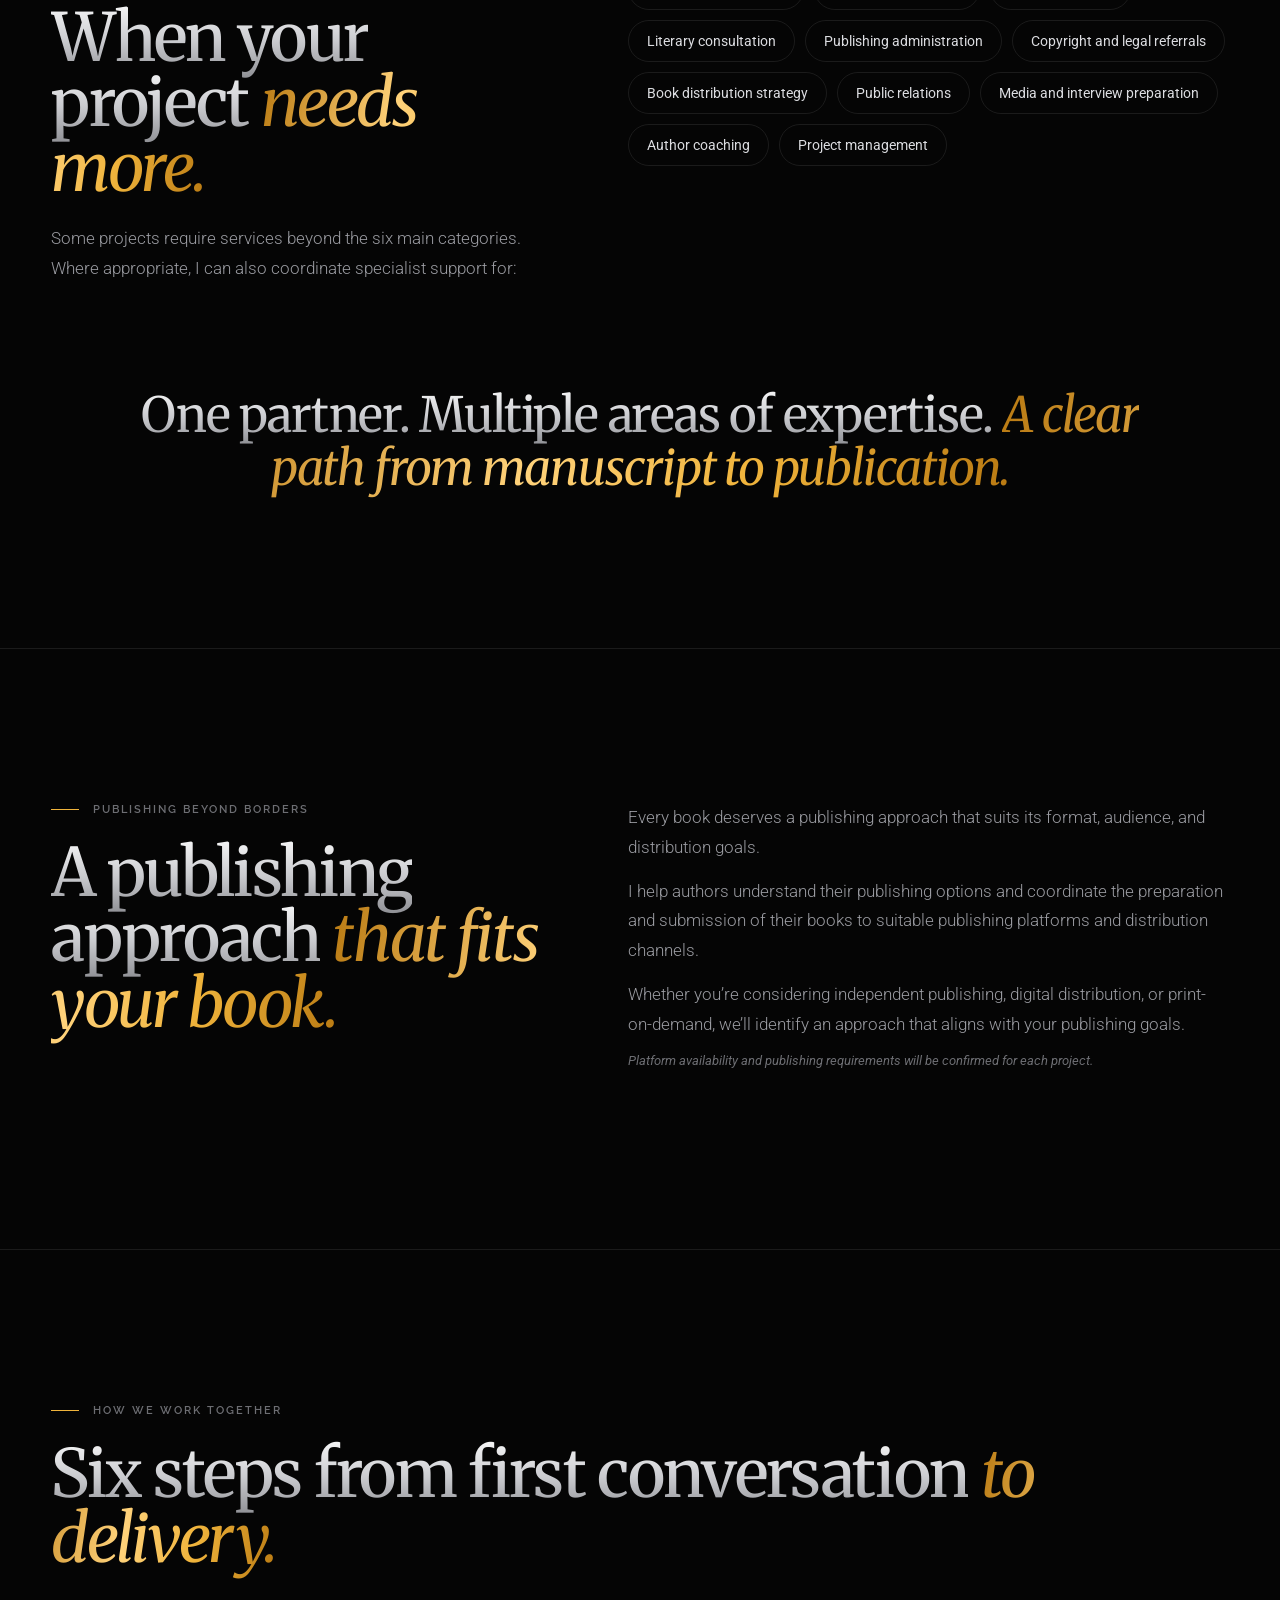
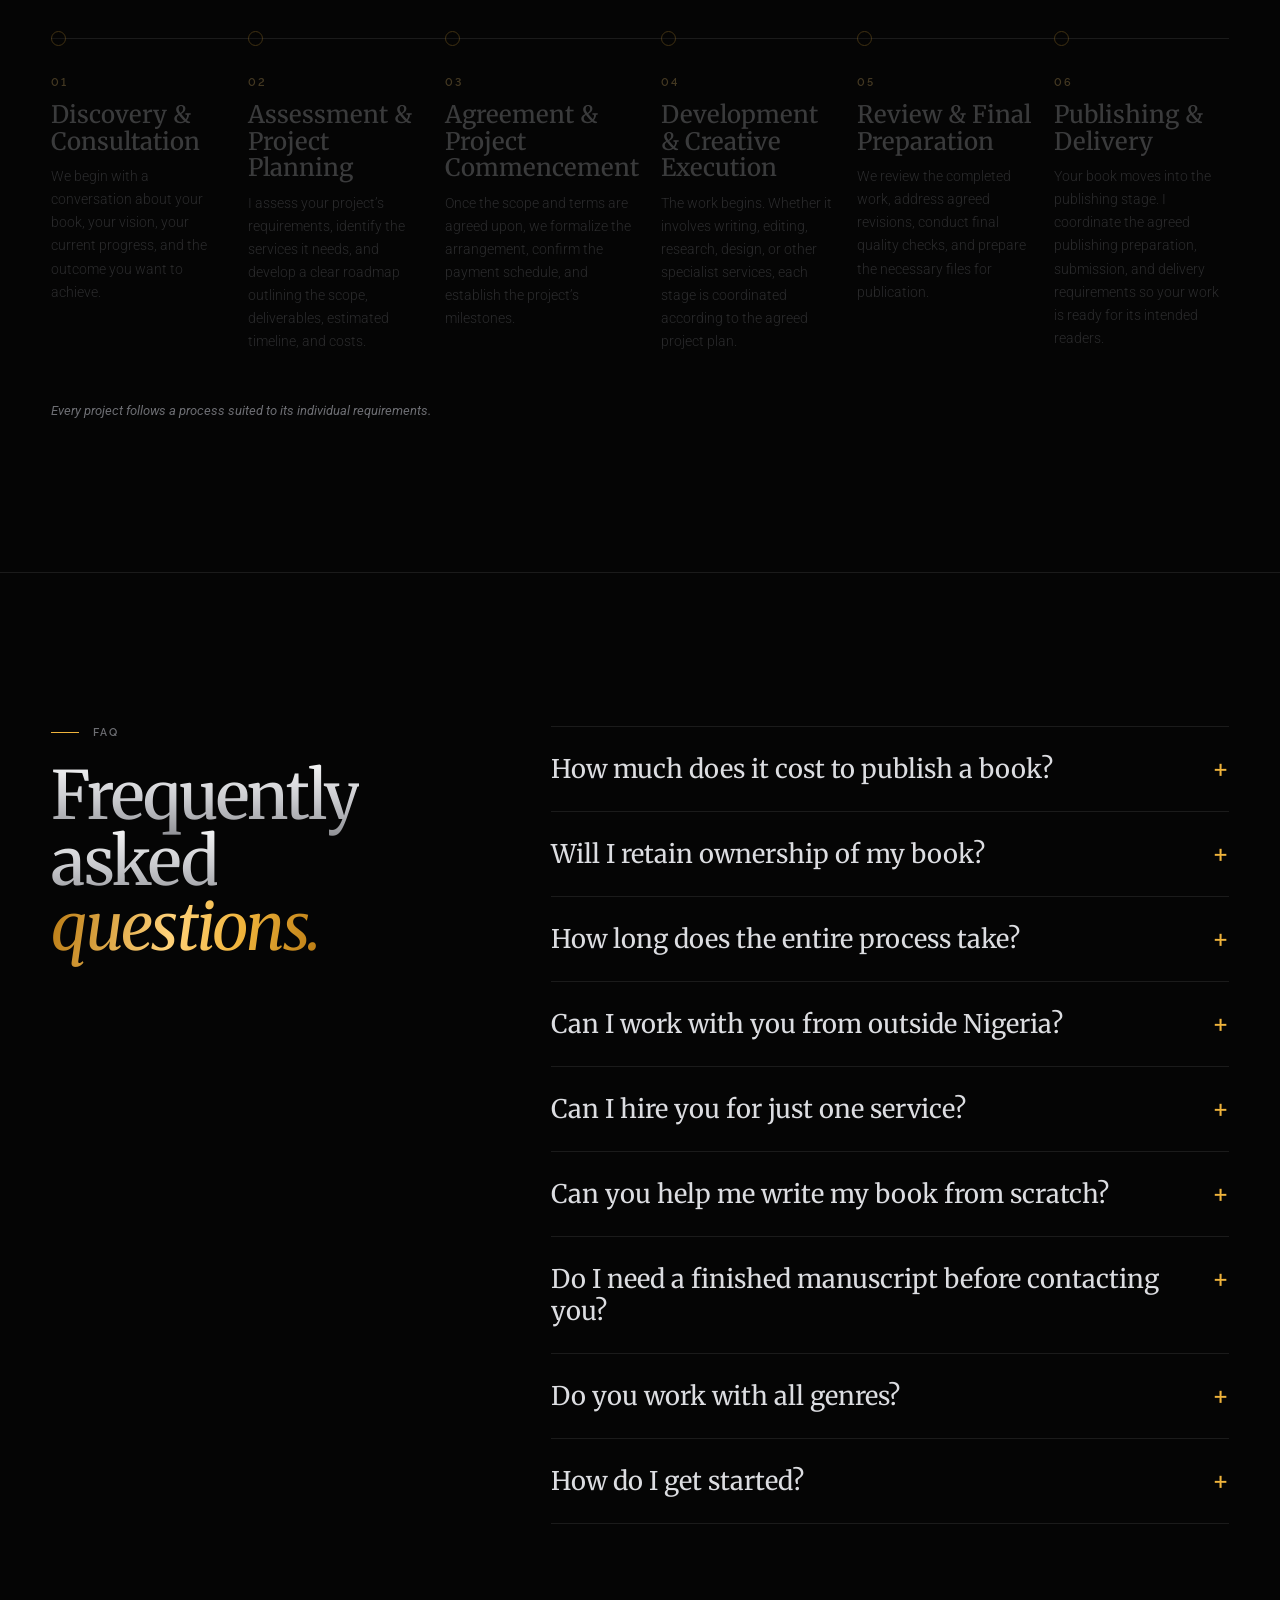
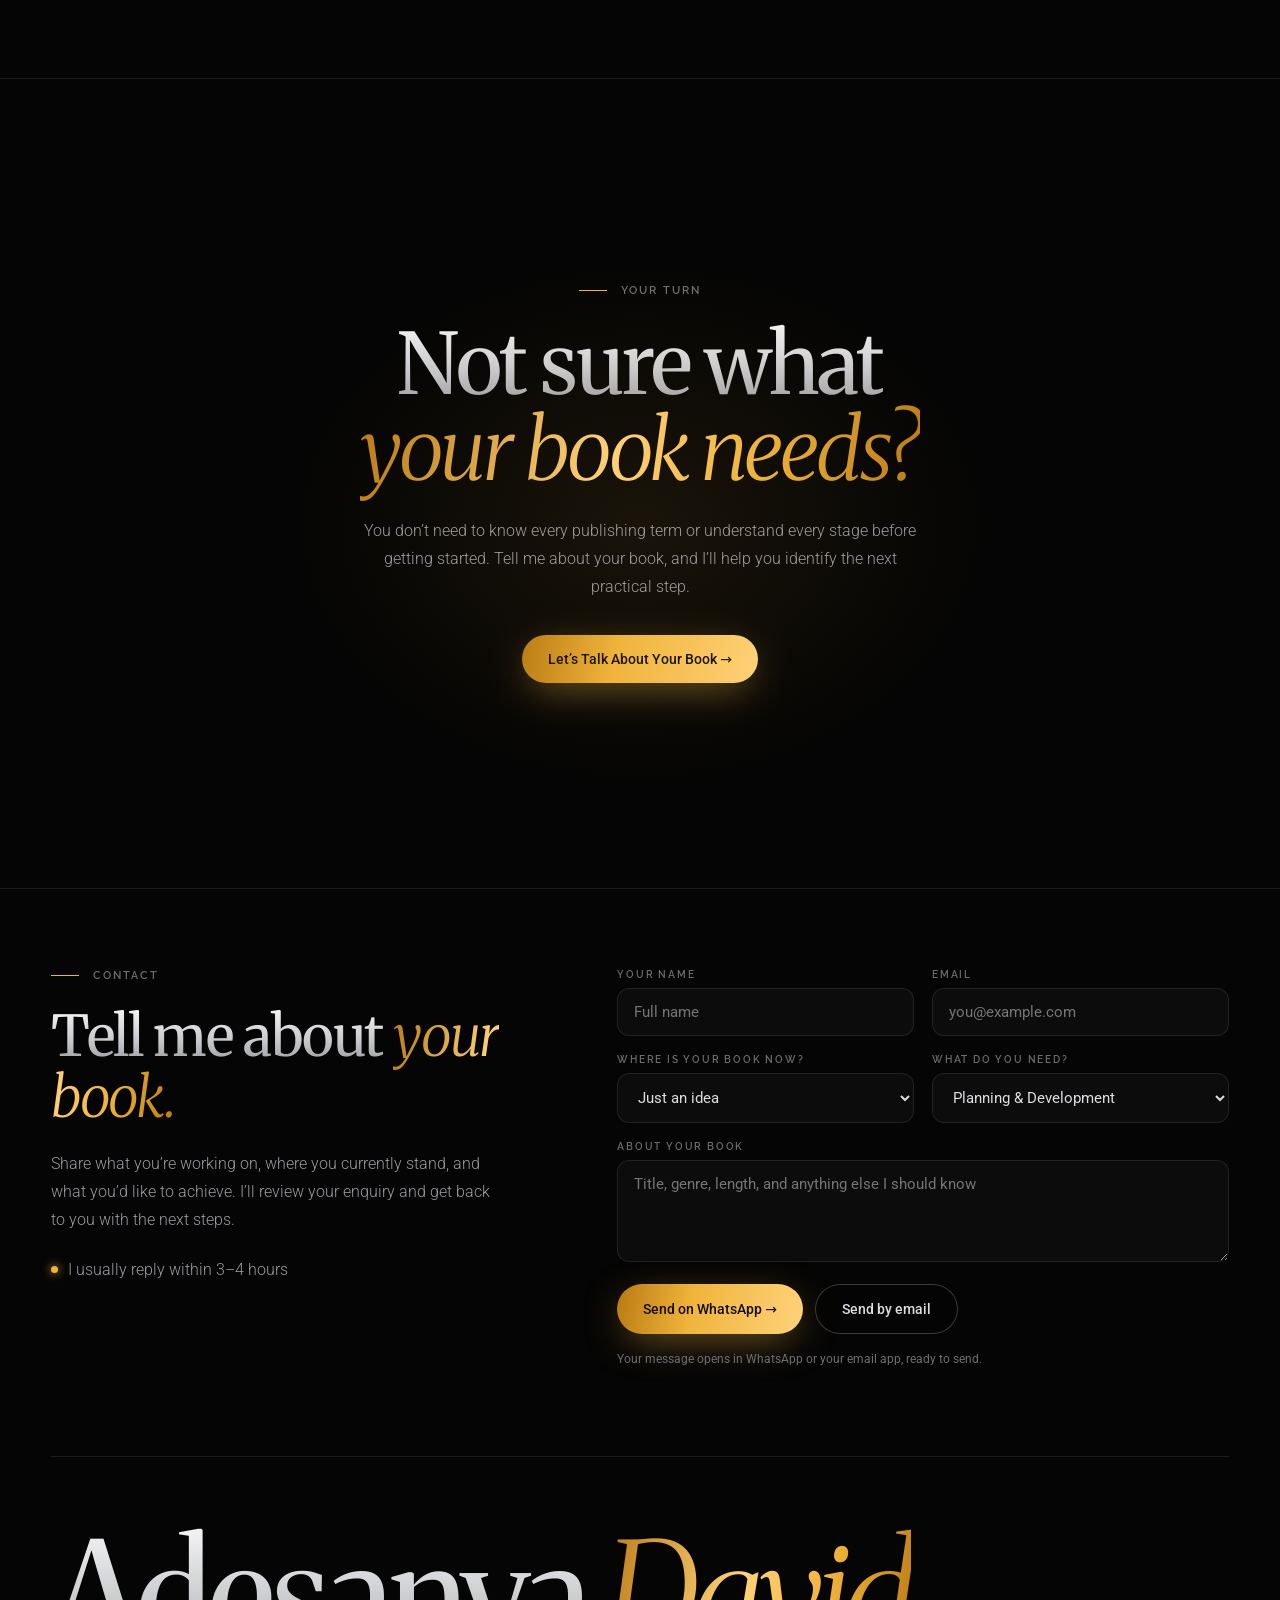
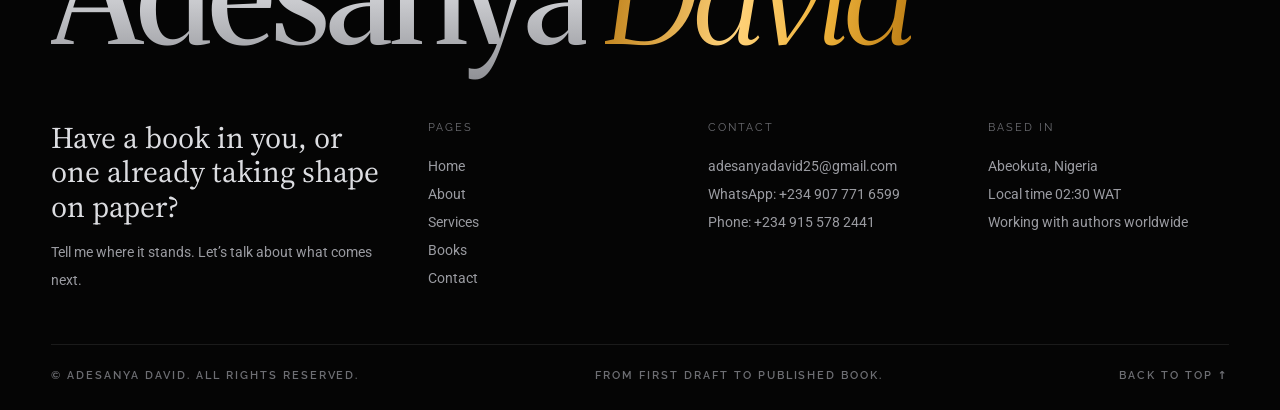
<file: services.html>
<!DOCTYPE html>
<html lang="en"><head><meta charset="utf-8"><meta name="viewport" content="width=device-width, initial-scale=1">
<title>Services · Adesanya David</title>
<link rel="preconnect" href="https://fonts.googleapis.com">
<link href="https://fonts.googleapis.com/css2?family=Merriweather:ital,wght@0,300;0,400;0,700;1,300;1,400&family=Source+Serif+4:ital,opsz,wght@0,8..60,400;0,8..60,500;0,8..60,600;1,8..60,400;1,8..60,500&family=Roboto:wght@300;400;500&family=Raleway:wght@500;600&display=swap" rel="stylesheet">
<link rel="stylesheet" href="css/site.css"><style>
.svhero{min-height:auto;padding-top:170px}
.sidx{margin-top:50px;border-top:1px solid var(--line);max-width:760px}
.sidx a{display:grid;grid-template-columns:60px 1fr auto;align-items:center;padding:16px 0;border-bottom:1px solid var(--line);font-family:var(--serif);font-size:clamp(22px,2vw,30px);transition:padding .4s,color .3s}
.sidx a:hover{padding-left:16px;color:var(--gold2)}
.sidx .mono{color:var(--gold)}.sidx i{font-style:normal;color:var(--mute)}
.svc{display:grid;grid-template-columns:minmax(180px,.6fr) 1.4fr;gap:clamp(20px,5vw,80px);padding:80px 0;border-top:1px solid var(--line)}
.svc:first-child{border-top:0;padding-top:0}
.svc-side>*{position:sticky;top:120px}
.svc-side{display:flex;flex-direction:column;gap:16px}
.svc-side .n{display:block;font-family:var(--serif);font-style:italic;font-size:clamp(100px,13vw,200px);line-height:.8;color:transparent;-webkit-text-stroke:1px rgba(240,180,60,.6)}
.svc-side .svc-t{top:calc(120px + clamp(84px,11vw,170px));color:var(--gold2)}
.svc h2{font-family:var(--serif);font-weight:500;font-size:clamp(38px,4.6vw,74px);line-height:1;margin-bottom:26px}
.svc-p{color:var(--dim);font-size:17px;line-height:1.75;font-weight:300;max-width:720px;margin-bottom:14px}
.svc-inc{margin-top:34px}.svc-inc h6{color:var(--mute);font-weight:400;margin-bottom:10px}
.svc-inc ul{list-style:none;display:grid;grid-template-columns:1fr 1fr;column-gap:30px}
.svc-inc li{padding:12px 0;border-bottom:1px solid var(--line);display:flex;gap:12px}
.svc-inc li::before{content:"✦";color:var(--gold);font-size:11px;padding-top:3px}
.svc h2{max-width:900px}
.spec-grid{display:grid;grid-template-columns:1fr 1.2fr;gap:clamp(30px,6vw,100px);align-items:start}
.tags{display:flex;flex-wrap:wrap;gap:10px;align-content:flex-start}
.tag{border:1px solid var(--line);border-radius:999px;padding:12px 18px;font-size:14px;color:var(--silver);transition:.3s}
.tag:hover{border-color:var(--gold);color:var(--gold2)}
.motto{margin-top:90px;font-family:var(--serif);font-size:clamp(30px,3.8vw,60px);line-height:1.1;text-align:center;max-width:1100px;margin-left:auto;margin-right:auto}
.motto em{font-weight:400}
.fine{color:var(--mute);font-size:13px;font-style:italic}
.svc-cols{display:grid;grid-template-columns:1.2fr 1fr;gap:40px;margin-top:36px}
.svc-cols h6{color:var(--mute);font-weight:400;margin-bottom:14px}
.svc-cols ul{list-style:none}
.svc-cols li{padding:12px 0;border-bottom:1px solid var(--line);display:flex;gap:12px}
.svc-cols li::before{content:"✦";color:var(--gold);font-size:11px;padding-top:3px}
.svc-cols p{color:var(--silver);font-family:var(--serif);font-size:24px;line-height:1.35}
.ph2{font-family:var(--serif);font-weight:500;font-size:clamp(40px,5.2vw,84px);line-height:.98;margin-bottom:60px}
.ph2 em{font-weight:400}
.ptrack{position:relative;display:grid;grid-template-columns:repeat(6,1fr);gap:22px}
.pline{position:absolute;left:0;right:0;top:7px;height:1px;background:var(--line)}
.pline i{position:absolute;inset:0;background:linear-gradient(90deg,var(--goldd),var(--gold2));transform-origin:left;transform:scaleX(var(--pp,0))}
.pstep{position:relative;padding-top:40px;opacity:.25;transition:opacity .6s}
.pstep.on{opacity:1}
.pstep .dot{position:absolute;top:0;left:0;width:15px;height:15px;border-radius:50%;border:1px solid var(--gold);background:var(--ink);transition:.5s}
.pstep.on .dot{background:var(--gold);box-shadow:0 0 18px var(--gold)}
.pstep .mono{color:var(--gold2)}
.pstep h4{font-family:var(--serif);font-weight:500;font-size:24px;line-height:1.1;margin:12px 0 10px}
.pstep p{color:var(--dim);font-size:14px;line-height:1.65;font-weight:300}
.faq-grid{display:grid;grid-template-columns:1fr 1.6fr;gap:clamp(30px,6vw,100px)}
.fq{border-top:1px solid var(--line)}.fq:last-child{border-bottom:1px solid var(--line)}
.fq summary{list-style:none;display:flex;justify-content:space-between;gap:20px;padding:26px 0;cursor:pointer;font-family:var(--serif);font-size:clamp(22px,2vw,30px)}
.fq summary::-webkit-details-marker{display:none}
.fq summary i{font-style:normal;color:var(--gold);transition:transform .4s}
.fq[open] summary i{transform:rotate(45deg)}
.fa{padding:0 0 26px;max-width:680px}.fa p{color:var(--dim);line-height:1.75;margin-bottom:10px}.fa .draft{margin-left:0}
.end-p{color:var(--dim);max-width:560px;line-height:1.75;font-weight:300;margin:-10px auto 34px}
@media (max-width:900px){.svc,.svc-cols,.faq-grid,.spec-grid,.svc-inc ul{grid-template-columns:1fr}.svc-side>*{position:static}.ptrack{grid-template-columns:1fr}.pline{display:none}}
</style>
</head><body id="top">
<header class="nav">
  <a class="brand silver" href="/" data-label="Home">Adesanya David</a>
  <nav class="nl"><a href="/" data-go="handover" class=""><span data-t="What I Solve">What I Solve</span></a><a href="/about" class=""><span data-t="About">About</span></a><a href="/services" class="here"><span data-t="Services">Services</span></a><a href="/books" class=""><span data-t="Books">Books</span></a></nav>
  <a class="ncta" href="#start">Start Your Book</a>
  <button class="burger" type="button">Menu</button>
</header>
<div class="mmenu"><a href="/">Home<span>00</span></a><a href="/" data-go="handover">What I Solve<span>01</span></a><a href="/about">About<span>02</span></a><a href="/services">Services<span>03</span></a><a href="/books">Books<span>04</span></a><a href="#contact">Contact<span>05</span></a></div>
<main>

<section class="phero svhero">
  <div class="orbit"><svg viewBox="0 0 400 300" aria-hidden="true"><ellipse cx="200" cy="150" rx="195" ry="70" fill="none" stroke="url(#og)" stroke-width="1.2" transform="rotate(-16 200 150)"/><defs><linearGradient id="og" x1="0" x2="1"><stop offset="0" stop-color="#b97a12" stop-opacity="0"/><stop offset=".55" stop-color="#ffd27a"/><stop offset="1" stop-color="#f0b43c" stop-opacity=".1"/></linearGradient></defs></svg></div>
  <div class="copy" style="max-width:min(940px,100%)">
    <p class="eyebrow mono rv">Services</p>
    <h1 class="split"><span class="ln"><span class="silver">Everything your book</span></span><span class="ln"><span><span class="silver">needs,</span> <em class="gold">in one place.</em></span></span></h1>
    <p class="lead rv">From developing an early idea to preparing a finished manuscript for publication, I provide support across the key stages of the book journey.</p>
    <p class="lead rv" style="margin-top:14px">You can work with me on a single service or get support across multiple stages, depending on what your book needs.</p>
    <nav class="sidx rv"><a href="#s1"><span class="mono">01</span>Book Planning & Manuscript Development<i>→</i></a><a href="#s2"><span class="mono">02</span>Professional Editing & Manuscript Review<i>→</i></a><a href="#s3"><span class="mono">03</span>Book Cover Design & Illustration<i>→</i></a><a href="#s4"><span class="mono">04</span>Book Formatting & Production<i>→</i></a><a href="#s5"><span class="mono">05</span>Publishing & Distribution<i>→</i></a><a href="#s6"><span class="mono">06</span>Author Branding, Marketing & Launch Support<i>→</i></a></nav>
  </div>
</section>
<section class="blk svcs"><article class="svc" id="s1"><div class="svc-side"><span class="n">01</span><span class="mono svc-t">Planning & Development</span></div>
  <div class="svc-main"><h2 class="rv"><span class="silver">Book Planning & Manuscript Development</span></h2><p class="svc-p rv">From an early idea to a structured manuscript, I help authors develop their concepts, organize their thoughts, establish chapter structures, and move toward a complete book.</p>
  <div class="svc-inc rv"><h6 class="mono">Includes</h6><ul><li>Book concept development</li><li>Research and outlining</li><li>Manuscript planning</li><li>Chapter development</li><li>Ghostwriting and co-writing coordination</li><li>Writing guidance</li></ul></div></div></article><article class="svc" id="s2"><div class="svc-side"><span class="n">02</span><span class="mono svc-t">Editing & Review</span></div>
  <div class="svc-main"><h2 class="rv"><span class="silver">Professional Editing & Manuscript Review</span></h2><p class="svc-p rv">A good story deserves thoughtful refinement. I help authors improve the clarity, structure, consistency, and overall quality of their manuscripts while preserving their original voice.</p>
  <div class="svc-inc rv"><h6 class="mono">Includes</h6><ul><li>Developmental editing</li><li>Line editing</li><li>Copyediting</li><li>Proofreading</li><li>Beta reading and manuscript feedback</li><li>Fact-checking and consistency reviews</li></ul></div></div></article><article class="svc" id="s3"><div class="svc-side"><span class="n">03</span><span class="mono svc-t">Cover Design & Illustration</span></div>
  <div class="svc-main"><h2 class="rv"><span class="silver">Book Cover Design & Illustration</span></h2><p class="svc-p rv">Create a visual identity that reflects your book’s message, genre, and intended audience.</p>
  <div class="svc-inc rv"><h6 class="mono">Includes</h6><ul><li>Book cover concept development</li><li>Front, spine, and back cover design</li><li>Ebook cover design</li><li>Illustrations</li><li>Children’s book illustrations</li><li>Promotional book graphics</li></ul></div></div></article><article class="svc" id="s4"><div class="svc-side"><span class="n">04</span><span class="mono svc-t">Formatting & Production</span></div>
  <div class="svc-main"><h2 class="rv"><span class="silver">Book Formatting & Production</span></h2><p class="svc-p rv">Prepare your manuscript for a professional reading experience across digital and printed formats.</p>
  <div class="svc-inc rv"><h6 class="mono">Includes</h6><ul><li>Interior book formatting</li><li>Print-ready layout</li><li>Kindle formatting</li><li>EPUB preparation</li><li>Typography and page design</li><li>Final production checks</li></ul></div></div></article><article class="svc" id="s5"><div class="svc-side"><span class="n">05</span><span class="mono svc-t">Publishing & Distribution</span></div>
  <div class="svc-main"><h2 class="rv"><span class="silver">Publishing & Distribution</span></h2><p class="svc-p rv">Navigate the technical and administrative requirements of publishing and make your book available through suitable publishing and distribution channels.</p>
  <div class="svc-inc rv"><h6 class="mono">Includes</h6><ul><li>Publishing preparation</li><li>ISBN and metadata guidance</li><li>Amazon KDP publishing support</li><li>Ebook and paperback setup</li><li>Print-on-demand preparation</li><li>Distribution guidance</li></ul></div></div></article><article class="svc" id="s6"><div class="svc-side"><span class="n">06</span><span class="mono svc-t">Branding, Marketing & Launch</span></div>
  <div class="svc-main"><h2 class="rv"><span class="silver">Author Branding, Marketing & Launch Support</span></h2><p class="svc-p rv">Publishing your book is an important milestone. Helping readers discover it is another. I support authors in building their visibility and preparing effective promotional campaigns.</p>
  <div class="svc-inc rv"><h6 class="mono">Includes</h6><ul><li>Author website development</li><li>Author branding</li><li>Book launch planning</li><li>Social media marketing</li><li>Email marketing</li><li>Book promotional graphics</li><li>Book trailers and promotional videos</li><li>Author platform development</li><li>Launch campaign coordination</li></ul></div></div></article></section>
<section class="blk spec">
  <div class="spec-grid">
    <div><p class="eyebrow mono rv">Additional specialist support</p><h2 class="ph2 rv" style="margin-bottom:24px"><span class="silver">When your project</span> <em class="gold">needs more.</em></h2><p class="svc-p rv">Some projects require services beyond the six main categories. Where appropriate, I can also coordinate specialist support for:</p></div>
    <div class="tags rv"><span class="tag">Audiobook production</span><span class="tag">Audiobook narration</span><span class="tag">Book translation</span><span class="tag">Literary consultation</span><span class="tag">Publishing administration</span><span class="tag">Copyright and legal referrals</span><span class="tag">Book distribution strategy</span><span class="tag">Public relations</span><span class="tag">Media and interview preparation</span><span class="tag">Author coaching</span><span class="tag">Project management</span></div>
  </div>
  <p class="motto rv"><span class="silver">One partner. Multiple areas of expertise.</span> <em class="gold">A clear path from manuscript to publication.</em></p>
</section>
<section class="blk borders">
  <div class="spec-grid">
    <div><p class="eyebrow mono rv">Publishing beyond borders</p><h2 class="ph2 rv"><span class="silver">A publishing approach</span> <em class="gold">that fits your book.</em></h2></div>
    <div>
      <p class="svc-p rv">Every book deserves a publishing approach that suits its format, audience, and distribution goals.</p>
      <p class="svc-p rv">I help authors understand their publishing options and coordinate the preparation and submission of their books to suitable publishing platforms and distribution channels.</p>
      <p class="svc-p rv">Whether you’re considering independent publishing, digital distribution, or print-on-demand, we’ll identify an approach that aligns with your publishing goals.</p>
      <p class="fine rv">Platform availability and publishing requirements will be confirmed for each project.</p>
    </div>
  </div>
</section>
<section class="blk proc">
  <p class="eyebrow mono rv">How we work together</p>
  <h2 class="ph2 rv"><span class="silver">Six steps from first conversation</span> <em class="gold">to delivery.</em></h2>
  <div class="ptrack"><div class="pline"><i></i></div><div class="pstep"><span class="dot"></span><span class="mono">01</span><h4>Discovery & Consultation</h4><p>We begin with a conversation about your book, your vision, your current progress, and the outcome you want to achieve.</p></div><div class="pstep"><span class="dot"></span><span class="mono">02</span><h4>Assessment & Project Planning</h4><p>I assess your project’s requirements, identify the services it needs, and develop a clear roadmap outlining the scope, deliverables, estimated timeline, and costs.</p></div><div class="pstep"><span class="dot"></span><span class="mono">03</span><h4>Agreement & Project Commencement</h4><p>Once the scope and terms are agreed upon, we formalize the arrangement, confirm the payment schedule, and establish the project’s milestones.</p></div><div class="pstep"><span class="dot"></span><span class="mono">04</span><h4>Development & Creative Execution</h4><p>The work begins. Whether it involves writing, editing, research, design, or other specialist services, each stage is coordinated according to the agreed project plan.</p></div><div class="pstep"><span class="dot"></span><span class="mono">05</span><h4>Review & Final Preparation</h4><p>We review the completed work, address agreed revisions, conduct final quality checks, and prepare the necessary files for publication.</p></div><div class="pstep"><span class="dot"></span><span class="mono">06</span><h4>Publishing & Delivery</h4><p>Your book moves into the publishing stage. I coordinate the agreed publishing preparation, submission, and delivery requirements so your work is ready for its intended readers.</p></div></div>
  <p class="fine rv" style="margin-top:50px">Every project follows a process suited to its individual requirements.</p>
</section>
<section class="blk faq">
  <div class="faq-grid"><div><p class="eyebrow mono rv">FAQ</p><h2 class="ph2 rv"><span class="silver">Frequently asked</span> <em class="gold">questions.</em></h2></div><div><details class="fq rv"><summary><span>How much does it cost to publish a book?</span><i>+</i></summary><div class="fa"><p>There is no single price for every book. Costs depend on the manuscript’s condition, the services required, the book’s length, and the level of support involved. After understanding your project, I’ll provide a clear quotation based on its specific needs.</p></div></details><details class="fq rv"><summary><span>Will I retain ownership of my book?</span><i>+</i></summary><div class="fa"><p>Yes. Authors retain ownership of their original manuscripts, copyrights, and creative work. I provide services and coordinate professional support without claiming ownership of an author’s work. Any specific permissions or licensing arrangements will be clearly agreed upon in writing before work begins.</p></div></details><details class="fq rv"><summary><span>How long does the entire process take?</span><i>+</i></summary><div class="fa"><p>The timeline depends on the nature of the project, manuscript length, required services, and revision stages. I’ll provide an estimated timeline and milestones after assessing your book.</p></div></details><details class="fq rv"><summary><span>Can I work with you from outside Nigeria?</span><i>+</i></summary><div class="fa"><p>Absolutely. I’m based in Abeokuta, Nigeria, and work with authors internationally. Projects can be coordinated remotely through online communication and digital collaboration.</p></div></details><details class="fq rv"><summary><span>Can I hire you for just one service?</span><i>+</i></summary><div class="fa"><p>Certainly. You can engage me for a specific service, whether it’s manuscript development, editing, cover design, formatting, or publishing assistance. You don’t have to commit to the entire publishing process.</p></div></details><details class="fq rv"><summary><span>Can you help me write my book from scratch?</span><i>+</i></summary><div class="fa"><p>Yes. Depending on your needs, I can help coordinate book planning, writing guidance, ghostwriting, and co-writing support to develop your ideas into a complete manuscript.</p></div></details><details class="fq rv"><summary><span>Do I need a finished manuscript before contacting you?</span><i>+</i></summary><div class="fa"><p>Not at all. You can approach me with a simple idea, an outline, scattered notes, an incomplete manuscript, or a finished draft. We’ll establish what your project needs and determine the best way forward.</p></div></details><details class="fq rv"><summary><span>Do you work with all genres?</span><i>+</i></summary><div class="fa"><p>I welcome projects across a wide range of genres, including fiction, romance, business, memoir, children’s books, faith-based literature, poetry, self-help, and more. The specific services available will depend on your project’s requirements.</p></div></details><details class="fq rv"><summary><span>How do I get started?</span><i>+</i></summary><div class="fa"><p>Simply reach out through the contact form and tell me about your book. Share what you’re working on, where you currently stand, and what you’d like to achieve. I’ll review your enquiry and get back to you with the appropriate next steps.</p></div></details></div></div>
</section>
<section class="end" id="start">
  <p class="eyebrow mono rv">Your Turn</p>
  <h3 class="rv"><span class="silver">Not sure what</span><br><em class="gold">your book needs?</em></h3>
  <p class="end-p rv">You don’t need to know every publishing term or understand every stage before getting started. Tell me about your book, and I’ll help you identify the next practical step.</p>
  <a class="btn rv" href="#contact">Let’s Talk About Your Book →</a>
</section>
</main>
<footer class="foot" id="contact">
  <div class="cform-wrap">
    <div class="cform-l">
      <p class="eyebrow mono rv">Contact</p>
      <h3 class="cform-h rv"><span class="silver">Tell me about</span> <em class="gold">your book.</em></h3>
      <p class="rv">Share what you’re working on, where you currently stand, and what you’d like to achieve. I’ll review your enquiry and get back to you with the next steps.</p>
      <p class="reply rv"><span class="dot-live"></span>I usually reply within 3–4 hours</p>
    </div>
    <form class="cform rv" id="cform" onsubmit="return false">
      <label><span class="mono">Your name</span><input name="name" required placeholder="Full name"></label>
      <label><span class="mono">Email</span><input name="email" type="email" placeholder="you@example.com"></label>
      <label><span class="mono">Where is your book now?</span><select name="stage"><option>Just an idea</option><option>Notes or an outline</option><option>Unfinished manuscript</option><option>Finished draft</option><option>Ready to publish</option></select></label>
      <label><span class="mono">What do you need?</span><select name="need"><option>Planning & Development</option><option>Editing & Review</option><option>Cover Design & Illustration</option><option>Formatting & Production</option><option>Publishing & Distribution</option><option>Branding, Marketing & Launch</option><option>Not sure yet</option></select></label>
      <label class="full"><span class="mono">About your book</span><textarea name="msg" rows="4" placeholder="Title, genre, length, and anything else I should know"></textarea></label>
      <div class="full cform-send"><a class="btn" id="sendWa" href="https://wa.me/2349077716599" target="_blank" rel="noopener">Send on WhatsApp →</a><a class="btn btn-o" id="sendEm" href="mailto:adesanyadavid25@gmail.com" target="_blank" rel="noopener">Send by email</a></div>
      <p class="full cform-note">Your message opens in WhatsApp or your email app, ready to send.</p>
    </form>
  </div>
  <div class="foot-word rv"><span class="silver">Adesanya</span> <em class="gold">David</em></div>
  <div class="foot-grid">
    <div><p class="big">Have a book in you, or one already taking shape on paper?</p><p style="margin-top:14px">Tell me where it stands. Let’s talk about what comes next.</p></div>
    <div><h6>Pages</h6><a href="/">Home</a><a href="/about">About</a><a href="/services">Services</a><a href="/books">Books</a><a href="#contact">Contact</a></div>
    <div><h6>Contact</h6><a href="mailto:adesanyadavid25@gmail.com" target="_blank" rel="noopener">adesanyadavid25@gmail.com</a><a href="https://wa.me/2349077716599" target="_blank" rel="noopener">WhatsApp: +234 907 771 6599</a><a href="tel:+2349155782441">Phone: +234 915 578 2441</a></div>
    <div><h6>Based in</h6><p>Abeokuta, Nigeria</p><p>Local time <span data-clock>--:--</span> WAT</p><p>Working with authors worldwide</p></div>
  </div>
  <div class="foot-bot mono"><span>© Adesanya David. All rights reserved.</span><span>From First Draft to Published Book.</span><a href="#top">Back to top ↑</a></div>
</footer>
<script src="js/site.js"></script><script>
(function(){const pr=document.querySelector('.ptrack'),st=[...document.querySelectorAll('.pstep')];
function f(){const r=pr.getBoundingClientRect(),p=Math.min(1,Math.max(0,(innerHeight*.8-r.top)/(innerHeight*.6)));pr.style.setProperty('--pp',p);st.forEach((s,i)=>s.classList.toggle('on',p>=i/st.length+.02));requestAnimationFrame(f)}f()})();
</script>
</body></html>
</file>
<file: css/site.css>
/* frame-ready */
:root{--vh:1vh;--stickyTop:0px}
/* ===== Adesanya David — shared styles ===== */
:root{--ink:#050505;--ink2:#0b0a09;--line:rgba(255,255,255,.09);--silver:#dcdde1;--dim:#9a9ba1;--mute:#6d6e73;--gold:#f0b43c;--gold2:#ffd27a;--goldd:#b97a12;
--serif:"Cormorant Garamond",Georgia,serif;--sans:"Manrope",system-ui,sans-serif;--mono:"JetBrains Mono",ui-monospace,monospace;--pad:clamp(18px,4vw,64px)}
*{box-sizing:border-box;margin:0;padding:0}
html,body{background:var(--ink);color:var(--silver);font-family:var(--sans);-webkit-font-smoothing:antialiased}
body{overflow-x:hidden}
a{color:inherit;text-decoration:none}
img{display:block}
.mono{font-family:var(--mono);font-size:11px;letter-spacing:.14em;text-transform:uppercase}
.gold{background:linear-gradient(100deg,var(--goldd),var(--gold2) 45%,var(--gold) 70%,var(--goldd));-webkit-background-clip:text;background-clip:text;color:transparent}
.silver{background:linear-gradient(180deg,#fff,#c9cace 55%,#8e8f94);-webkit-background-clip:text;background-clip:text;color:transparent}
.serif{font-family:var(--serif)}
em{font-style:italic}

.grain{position:fixed;inset:-50%;z-index:90;pointer-events:none;opacity:.07;background-image:url("data:image/svg+xml,%3Csvg xmlns='http://www.w3.org/2000/svg' width='160' height='160'%3E%3Cfilter id='n'%3E%3CfeTurbulence type='fractalNoise' baseFrequency='.9' numOctaves='2' stitchTiles='stitch'/%3E%3C/filter%3E%3Crect width='100%25' height='100%25' filter='url(%23n)'/%3E%3C/svg%3E");animation:grain 1s steps(6) infinite}
@keyframes grain{0%{transform:translate(0,0)}20%{transform:translate(-3%,2%)}40%{transform:translate(2%,-3%)}60%{transform:translate(-2%,-1%)}80%{transform:translate(3%,3%)}100%{transform:translate(0,0)}}
.cur{position:fixed;left:0;top:0;z-index:100;pointer-events:none;width:34px;height:34px;margin:-17px 0 0 -17px;border:1px solid rgba(255,210,122,.7);border-radius:50%;transition:width .3s,height .3s,margin .3s,background .3s;display:grid;place-items:center}
.cur span{font-family:var(--mono);font-size:9px;letter-spacing:.15em;color:#130c02;opacity:0;transition:.2s}
.cur.big{width:74px;height:74px;margin:-37px 0 0 -37px;background:var(--gold2)}
.cur.big span{opacity:1}
@media (hover:none){.cur{display:none}}

/* page curtain: a gold line sweeps across between pages */
.curtain{position:fixed;inset:0;z-index:95;pointer-events:none;display:grid;place-items:center}
.curtain .cv{position:absolute;inset:0;background:#070707;transform-origin:top;transition:transform .8s cubic-bezier(.7,0,.2,1)}
.curtain .cl{position:absolute;left:0;right:0;top:50%;height:1px;background:linear-gradient(90deg,transparent,var(--gold2),transparent);transform:scaleX(0);transition:transform .7s cubic-bezier(.7,0,.2,1)}
.curtain .cw{position:relative;font-family:var(--serif);font-style:italic;font-size:clamp(28px,4vw,54px);opacity:0;transition:opacity .4s}
.curtain.hide .cv{transform:scaleY(0)}
.curtain.hide .cw{opacity:0}
.curtain.go .cv{transform:scaleY(1);transform-origin:bottom}
.curtain.go .cl{transform:scaleX(1)}
.curtain.go .cw{opacity:1}

/* nav */
.nav{position:fixed;inset:0 0 auto;z-index:60;display:flex;justify-content:space-between;align-items:center;padding:22px var(--pad);transition:background .5s,padding .5s}
.nav.solid{background:linear-gradient(rgba(5,5,5,.85),rgba(5,5,5,0));padding-top:16px}
.brand{font-family:var(--serif);font-size:22px;transition:opacity .6s}
.nl{display:flex;gap:28px;font-size:13px;color:var(--dim)}
.nl a{position:relative;overflow:hidden;display:inline-block;height:1.3em}
.nl a span{display:block;transition:transform .45s cubic-bezier(.7,0,.2,1)}
.nl a span::after{content:attr(data-t);display:block;color:var(--gold2)}
.nl a:hover span{transform:translateY(-50%)}
.nl a.here{color:var(--gold2)}
.ncta{font-size:13px;padding:10px 18px;border-radius:999px;border:1px solid rgba(240,180,60,.5);color:var(--gold2);transition:.3s,opacity .6s;background:rgba(5,5,5,.4);backdrop-filter:blur(6px)}
.ncta:hover{background:var(--gold);color:#130c02}
body.diving .brand,body.diving .ncta{opacity:0;pointer-events:none}
.burger{display:none;background:none;border:1px solid var(--line);color:var(--silver);border-radius:999px;padding:9px 16px;font:500 12px var(--sans)}
.mmenu{position:fixed;inset:0;z-index:58;background:rgba(5,5,5,.97);display:flex;flex-direction:column;justify-content:center;padding:0 var(--pad);gap:6px;opacity:0;pointer-events:none;transition:opacity .4s}
.mmenu.open{opacity:1;pointer-events:auto}
.mmenu a{font-family:var(--serif);font-size:44px;display:flex;justify-content:space-between;align-items:baseline;border-bottom:1px solid var(--line);padding:10px 0}
.mmenu a span{font-family:var(--mono);font-size:11px;color:var(--gold)}

.btn{display:inline-flex;align-items:center;gap:10px;padding:16px 26px;border-radius:999px;font-size:14px;font-weight:500;background:linear-gradient(100deg,var(--goldd),var(--gold) 40%,var(--gold2));color:#140d02;box-shadow:0 10px 40px -10px rgba(240,180,60,.6);transition:.35s;border:0;cursor:pointer;font-family:var(--sans)}
.btn:hover{transform:translateY(-2px)}
.btn-o{background:rgba(5,5,5,.35);border:1px solid rgba(255,255,255,.22);color:var(--silver);box-shadow:none;backdrop-filter:blur(6px)}
.link{display:inline-flex;align-items:center;gap:12px;font-size:14px;color:var(--gold2);position:relative;padding-bottom:6px}
.link::after{content:"";position:absolute;left:0;right:0;bottom:0;height:1px;background:currentColor;transform-origin:left;transition:transform .5s cubic-bezier(.7,0,.2,1)}
.link:hover::after{transform:scaleX(.3)}
.eyebrow{color:var(--mute);margin-bottom:24px;display:flex;gap:14px;align-items:center}
.eyebrow::before{content:"";width:28px;height:1px;background:var(--gold)}
.rv{opacity:0;transform:translateY(40px);transition:opacity 1s,transform 1s cubic-bezier(.2,.7,.2,1)}
.rv.in{opacity:1;transform:none}
.split .ln{display:block;overflow:hidden;padding-bottom:.28em;margin-bottom:-.2em}
.split .ln>span{display:inline-block;padding-bottom:.14em;transform:translateY(110%);transition:transform 1.1s cubic-bezier(.2,.8,.2,1)}
.split.in .ln>span{transform:none}
.split .ln:nth-child(2)>span{transition-delay:.08s}.split .ln:nth-child(3)>span{transition-delay:.16s}.split .ln:nth-child(4)>span{transition-delay:.24s}

/* the closing call to action (shared) */
.end{position:relative;text-align:center;min-height:calc(var(--vh)*90);display:flex;flex-direction:column;justify-content:center;align-items:center;padding:120px var(--pad);border-top:1px solid var(--line);overflow:hidden}
.end::before{content:"";position:absolute;inset:0;background:radial-gradient(40vw 30vw at 50% 55%,rgba(240,180,60,.09),transparent 70%);pointer-events:none}
.end h3{font-family:var(--serif);font-weight:500;font-size:clamp(46px,8vw,128px);line-height:.95;margin-bottom:34px}
.end .eyebrow{justify-content:center}

/* footer */
.foot{position:relative;padding:80px var(--pad) 28px;border-top:1px solid var(--line);overflow:hidden}
.foot-word{font-family:var(--serif);font-weight:500;font-size:clamp(56px,13.5vw,230px);line-height:.85;letter-spacing:-.02em;white-space:nowrap;margin-bottom:60px}
.foot-word em{font-weight:400}
.foot-grid{display:grid;grid-template-columns:1.4fr 1fr 1fr 1fr;gap:40px;padding-bottom:50px;border-bottom:1px solid var(--line)}
.foot-grid h6{font-family:var(--mono);font-size:11px;letter-spacing:.18em;text-transform:uppercase;color:var(--mute);font-weight:400;margin-bottom:18px}
.foot-grid a,.foot-grid p{display:block;color:var(--dim);font-size:14px;line-height:2;transition:color .3s}
.foot-grid a:hover{color:var(--gold2)}
.foot-grid .big{font-family:var(--serif);font-size:30px;line-height:1.15;color:var(--silver)}
.foot-bot{display:flex;justify-content:space-between;flex-wrap:wrap;gap:12px;padding-top:24px;color:var(--mute)}
.ph-note{color:var(--mute);font-size:12px}

/* 3D book (used on Home and Books) */
.bk{position:relative;width:190px;height:280px;perspective:1400px;flex:0 0 auto;cursor:pointer}
.bk-in{position:absolute;inset:0;transform-style:preserve-3d;transform:rotateY(-26deg) rotateX(4deg);transition:transform .9s cubic-bezier(.2,.8,.2,1)}
.bk-face{position:absolute;inset:0;border-radius:2px 6px 6px 2px}
.bk-pages{background:repeating-linear-gradient(90deg,#efe7d6 0 2px,#d9cfba 2px 3px);transform:translateZ(-1px) translateX(4px) scale(.98,.97);box-shadow:inset -6px 0 12px rgba(0,0,0,.18)}
.bk-page{background:#f3ecdc;transform:translateZ(.5px);padding:30px 22px;display:flex;flex-direction:column;gap:9px}
.bk-page i{display:block;height:3px;background:#c7bda8;border-radius:2px}
.bk-cover{transform-origin:left center;transform:translateZ(16px);transition:transform 1s cubic-bezier(.2,.8,.2,1);transform-style:preserve-3d;padding:26px 20px;display:flex;flex-direction:column;justify-content:space-between;box-shadow:0 30px 60px -20px rgba(0,0,0,.8);border:1px solid rgba(240,180,60,.25);overflow:hidden}
.bk-cover::before{content:"";position:absolute;left:10px;top:0;bottom:0;width:2px;background:rgba(255,255,255,.08)}
.bk-cover::after{content:"";position:absolute;inset:0;background:linear-gradient(105deg,rgba(255,255,255,.1),transparent 30%,transparent 70%,rgba(0,0,0,.25))}
.bk-cover b{font-family:var(--serif);font-weight:500;font-size:28px;line-height:1;color:#fff;position:relative;z-index:1}
.bk-cover span{font-family:var(--mono);font-size:9px;letter-spacing:.2em;color:rgba(255,255,255,.65);position:relative;z-index:1}
.bk-spine{width:32px;left:-16px;transform:rotateY(-90deg) translateZ(0);transform-origin:center;filter:brightness(.6)}
.bk-shadow{position:absolute;left:8%;right:-6%;bottom:-18px;height:24px;background:radial-gradient(closest-side,rgba(0,0,0,.8),transparent);filter:blur(4px);transition:.9s}
.bk:hover .bk-in,.bk.open .bk-in{transform:rotateY(-6deg) rotateX(2deg) translateZ(60px) translateY(-16px)}
.bk:hover .bk-cover,.bk.open .bk-cover{transform:translateZ(16px) rotateY(-38deg)}
.bk:hover .bk-shadow{transform:scale(.8);opacity:.6}
.bk-tag{position:absolute;top:-12px;right:-10px;z-index:3;font-family:var(--mono);font-size:9px;letter-spacing:.16em;background:var(--ink);border:1px solid rgba(240,180,60,.4);color:var(--gold2);padding:4px 8px;border-radius:99px;transform:translateZ(80px)}
.bk.next .bk-cover{background:transparent!important;border:1px dashed rgba(240,180,60,.6);box-shadow:none;justify-content:center;align-items:center;text-align:center}
.bk.next .bk-cover b{font-style:italic}
.bk.next .bk-spine,.bk.next .bk-pages,.bk.next .bk-page{display:none}

/* inner page hero (split, photo on the right) */
.phero{position:relative;min-height:calc(var(--vh)*100);display:flex;align-items:center;padding:120px var(--pad) 80px;overflow:hidden}
.phero .photo{position:absolute;top:0;right:0;bottom:0;width:50%}
.phero .photo img{width:100%;height:100%;object-fit:cover;object-position:50% 20%;-webkit-mask-image:linear-gradient(90deg,transparent 0,#000 34%);mask-image:linear-gradient(90deg,transparent 0,#000 34%);transform:scale(1.1);transition:transform 2.2s cubic-bezier(.2,.7,.2,1)}
.phero.in .photo img{transform:scale(1)}
.phero .photo::after{content:"";position:absolute;inset:0;background:linear-gradient(180deg,rgba(5,5,5,.4),transparent 25%,transparent 70%,rgba(5,5,5,.9))}
.phero .copy{position:relative;z-index:2;max-width:min(680px,56%)}
.phero h1{font-family:var(--serif);font-weight:500;font-size:clamp(46px,7vw,112px);line-height:.92;letter-spacing:-.015em;margin-bottom:26px}
.phero h1 em{font-weight:400}
.phero .lead{max-width:520px;color:var(--dim);font-size:16px;line-height:1.75;font-weight:300}
.phero .orbit{position:absolute;left:-10vw;top:50%;width:80vw;height:40vw;transform:translateY(-50%) rotate(-14deg);pointer-events:none;opacity:.6}
.phero .orbit ellipse{stroke-dasharray:3000;stroke-dashoffset:3000;transition:stroke-dashoffset 3s cubic-bezier(.6,0,.2,1) .3s}
.phero.in .orbit ellipse{stroke-dashoffset:0}
.scrollcue{position:absolute;left:var(--pad);bottom:30px;color:var(--mute);display:flex;align-items:center;gap:12px}
.scrollcue i{width:1px;height:40px;background:linear-gradient(var(--gold),transparent);animation:drip 2.2s infinite}
@keyframes drip{0%{transform:scaleY(0);transform-origin:top}50%{transform:scaleY(1);transform-origin:top}51%{transform-origin:bottom}100%{transform:scaleY(0);transform-origin:bottom}}

section.blk{position:relative;padding:clamp(90px,12vw,170px) var(--pad);border-top:1px solid var(--line)}
.draft{display:inline-block;margin-left:10px;color:var(--gold);border:1px dashed rgba(240,180,60,.45);padding:3px 8px;border-radius:6px;font-family:var(--mono);font-size:9px;letter-spacing:.14em;text-transform:uppercase;vertical-align:middle}

@media (max-width:900px){
  .nl,.ncta{display:none}.burger{display:inline-block}
  .foot-grid{grid-template-columns:1fr 1fr}
  .phero .photo{width:100%;opacity:.45}
  .phero .photo img{-webkit-mask-image:linear-gradient(180deg,#000 30%,transparent 95%);mask-image:linear-gradient(180deg,#000 30%,transparent 95%)}
  .phero .copy{max-width:100%;margin-top:auto}
  .phero{align-items:flex-end}
}
.foot-grid .reply{display:flex;align-items:center;gap:10px;color:var(--gold2);margin-top:6px}
.dot-live{width:7px;height:7px;border-radius:50%;background:var(--gold);box-shadow:0 0 10px var(--gold);animation:pulse 2.4s infinite;flex:0 0 auto}
@keyframes pulse{50%{opacity:.35}}
.foot-grid a{word-break:break-word}
/* contact form */
.cform-wrap{display:grid;grid-template-columns:1fr 1.25fr;gap:clamp(30px,6vw,100px);padding-bottom:90px;margin-bottom:70px;border-bottom:1px solid var(--line)}
.cform-h{font-family:var(--serif);font-weight:500;font-size:clamp(40px,5vw,80px);line-height:.98;margin-bottom:22px}
.cform-h em{font-weight:400}
.cform-l>p:not(.eyebrow){color:var(--dim);line-height:1.75;font-weight:300;max-width:440px}
.cform-l .reply{display:flex;align-items:center;gap:10px;color:var(--gold2);margin-top:22px;font-weight:400}
.cform{display:grid;grid-template-columns:1fr 1fr;gap:18px}
.cform .full{grid-column:1/-1}
.cform label{display:flex;flex-direction:column;gap:8px}
.cform label .mono{color:var(--mute);font-size:10px}
.cform input,.cform select,.cform textarea{background:rgba(255,255,255,.03);border:1px solid var(--line);border-radius:12px;padding:14px 16px;color:var(--silver);font:400 15px var(--sans);outline:none;transition:border-color .3s}
.cform select option{background:#0b0a09}
.cform input:focus,.cform select:focus,.cform textarea:focus{border-color:rgba(240,180,60,.6)}
.cform textarea{resize:vertical}
.cform-send{display:flex;gap:12px;flex-wrap:wrap;margin-top:4px}
.cform-note{color:var(--mute);font-size:12px}
@media (max-width:900px){.cform-wrap{grid-template-columns:1fr}.cform{grid-template-columns:1fr}}

/* ===== Typography · Option B (Classic Authority) =====
   Headline 1: Merriweather · Headline 2: Source Serif 4 · Body: Roboto · Accent: Raleway */
:root{--serif:"Merriweather",Georgia,serif;--serif2:"Source Serif 4",Georgia,serif;--sans:"Roboto",system-ui,sans-serif;--mono:"Raleway",system-ui,sans-serif}
body{font-family:var(--sans)}
.mono{font-family:var(--mono);font-weight:600;letter-spacing:.18em;font-variant-numeric:lining-nums;font-feature-settings:"lnum" 1}
/* Headline 1: big titles (Merriweather) */
.hl,.ch h2,.solve h1,.phero h1,.ph2,.proof-h,.hs-head h2,.shelf-head h2,.end h3,.cform-h,.foot-word,.motto,.pull,.clockbig,.ph3,.ld-mk+*{font-family:var(--serif);font-weight:400;letter-spacing:-.025em}
.hl{font-size:clamp(34px,6vw,104px)!important;line-height:1.02}
.ch h2{font-size:clamp(26px,3.6vw,54px)!important;line-height:1.18}
.solve h1{font-size:clamp(28px,min(4vw,calc(var(--vh)*6)),62px)!important;line-height:1.1}
.phero h1{font-size:clamp(40px,5.8vw,92px);line-height:1.04}
.ph2,.proof-h,.hs-head h2,.shelf-head h2,.cform-h{font-size:clamp(34px,4.4vw,70px);line-height:1.08}
.end h3{font-size:clamp(40px,6.6vw,108px);line-height:1.02}
.foot-word{font-size:clamp(46px,11vw,190px);line-height:.95}
.motto,.pull{font-size:clamp(26px,3.2vw,50px);line-height:1.2}
.hl em,.ch h2 em,.solve h1 em,.phero h1 em,.ph2 em,.proof-h em,.hs-head h2 em,.shelf-head h2 em,.end h3 em,.cform-h em,.foot-word em,.motto em,.pull em,.ph3 em{font-weight:300;font-style:italic}
/* Headline 2: section, card and item titles (Source Serif 4) */
.front h4,.back h4,.svc h2,.stmts h4,.tcard h4,.val h3,.pstep h4,.fq summary,.sidx a,.meta b,.ventures b,.svc-cols p,.foot-grid .big,.slide p,.q p,.ab-lines p,.st-text p,.where-t,.svc-lead,.peek b,.bk-cover b,.portrait .tag b,.solve .tag b,.steps h6,.svc h4,.books h5,.statement,.tq,.brand,.front .n,.tcard .tq,.svc-side .n,.n{font-family:var(--serif2)}
.svc h2{font-weight:500;letter-spacing:-.01em}
.val h3,.stmts h4,.tcard h4,.front h4{font-weight:500}
.val h3 em{font-weight:400}
/* Body */
p,li,input,select,textarea,.btn,.link,.nl,.ncta,.lead,.svc-p{font-family:var(--sans)}
.lead,.svc-p,.where-p,.by-p,.two p,.hs-p,.end-p,.pains span.s{font-weight:300}

/* ===== Phones: page headers keep the desktop arrangement, sections sit closer together ===== */
@media (max-width:900px){
  /* Home · "What I solve" header: text left, photo standing on the right */
  .solve .photo{width:47%!important;opacity:1!important}
  .solve .photo img{-webkit-mask-image:linear-gradient(90deg,transparent 0,#000 28%)!important;mask-image:linear-gradient(90deg,transparent 0,#000 28%)!important;object-position:58% 18%}
  .solve .copy{width:58%!important;padding:78px 0 24px var(--pad)!important;justify-content:center!important}
  .solve .eyebrow{font-size:8px;margin-bottom:12px;gap:8px}.solve .eyebrow::before{width:16px}
  .solve h1{font-size:clamp(21px,6.2vw,32px)!important;line-height:1.14!important;margin:6px 0 12px!important}
  .solve .lead{font-size:12px!important;line-height:1.55!important}
  .solve .lead2{display:none}
  .pains-t{font-size:8px;margin-top:14px}
  .pains{margin:6px 0 16px!important}
  .pains li{grid-template-columns:22px 1fr!important;padding:7px 0!important;gap:2px 6px!important}
  .pains li .mono{font-size:8px;padding-top:3px}
  .pains b{font-size:11.5px!important;line-height:1.3}
  .pains span.s{display:none!important}
  .solve .actions{gap:8px}
  .solve .actions .btn{padding:10px 14px;font-size:11.5px}
  .solve .tag{top:auto!important;bottom:20px!important;right:12px!important}
  .solve .tag b{font-size:17px}.solve .tag span{font-size:7.5px}

  /* About · hero: text left, photo on the right */
  .phero.has-photo{align-items:center;min-height:100vh;padding:90px var(--pad) 60px}
  .phero.has-photo .photo{width:47%;opacity:1}
  .phero.has-photo .photo img{-webkit-mask-image:linear-gradient(90deg,transparent 0,#000 30%);mask-image:linear-gradient(90deg,transparent 0,#000 30%);object-position:55% 20%}
  .phero.has-photo .copy{max-width:57%;margin-top:0}
  .phero.has-photo h1{font-size:clamp(24px,7.2vw,38px)!important;line-height:1.1!important;margin-bottom:16px}
  .phero.has-photo .lead{font-size:12.5px;line-height:1.6}
  .phero.has-photo .scrollcue{display:none}

  /* Services & Books heroes: same left-aligned text layout, less empty space */
  .phero:not(.has-photo){min-height:auto;padding:110px var(--pad) 40px;align-items:flex-start}
  .phero:not(.has-photo) .copy{margin-top:0}
  .phero h1{font-size:clamp(34px,10vw,52px)}

  /* tighter spacing between sections */
  section.blk{padding:56px var(--pad)}
  .end{min-height:auto;padding:80px var(--pad) 70px}
  .end h3{margin-bottom:22px}
  .foot{padding:56px var(--pad) 22px}
  .cform-wrap{padding-bottom:44px;margin-bottom:40px;gap:28px}
  .foot-word{margin-bottom:34px}
  .foot-grid{gap:26px;padding-bottom:30px}
  .ph2,.proof-h,.cform-h{margin-bottom:26px}
  .pull,.motto{margin-top:44px}
  .eyebrow{margin-bottom:16px}
}

/* ===== Phones: header photos take ~78% of the screen, text sits on a soft see-through dark panel ===== */
@media (max-width:900px){
  .solve .photo{width:78%!important}
  .solve .photo img{-webkit-mask-image:linear-gradient(90deg,transparent 0,#000 16%)!important;mask-image:linear-gradient(90deg,transparent 0,#000 16%)!important;object-position:62% 16%!important}
  .solve .copy{width:66%!important;padding-right:18px!important;background:linear-gradient(90deg,rgba(5,5,5,.9) 0,rgba(5,5,5,.78) 55%,rgba(5,5,5,.35) 88%,rgba(5,5,5,0) 100%)}
  .solve .copy p,.solve .copy b{text-shadow:0 1px 10px rgba(0,0,0,.6)}

  .phero.has-photo .photo{width:78%}
  .phero.has-photo .photo img{-webkit-mask-image:linear-gradient(90deg,transparent 0,#000 16%);mask-image:linear-gradient(90deg,transparent 0,#000 16%);object-position:60% 20%}
  .phero.has-photo::before{content:"";position:absolute;top:0;bottom:0;left:0;width:72%;z-index:1;pointer-events:none;background:linear-gradient(90deg,rgba(5,5,5,.9) 0,rgba(5,5,5,.75) 55%,rgba(5,5,5,.3) 88%,rgba(5,5,5,0) 100%)}
  .phero.has-photo .copy{max-width:62%;position:relative;z-index:2}
  .phero.has-photo .lead{text-shadow:0 1px 10px rgba(0,0,0,.6)}
}
@media (max-width:900px){
  .solve .photo img{object-position:40% 14%!important}
  .phero.has-photo .photo img{object-position:30% 20%}
}
</file>
